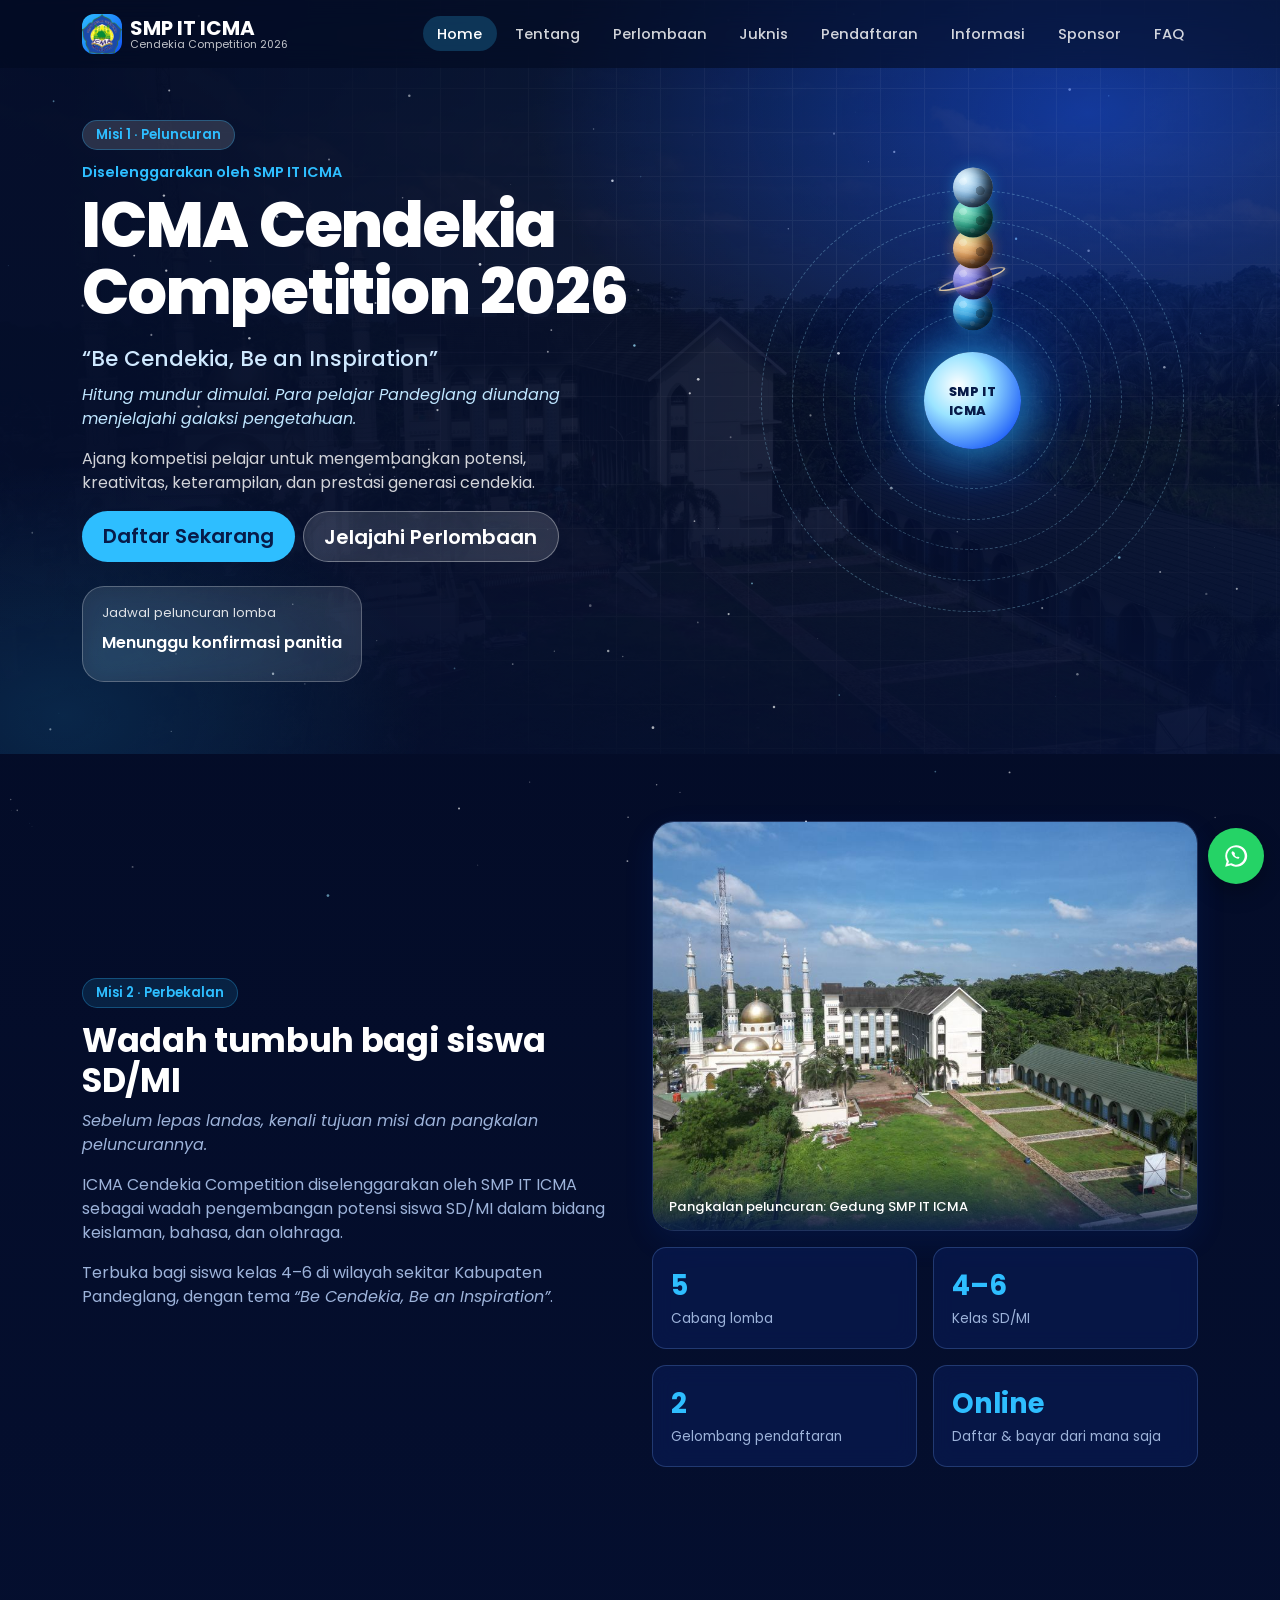
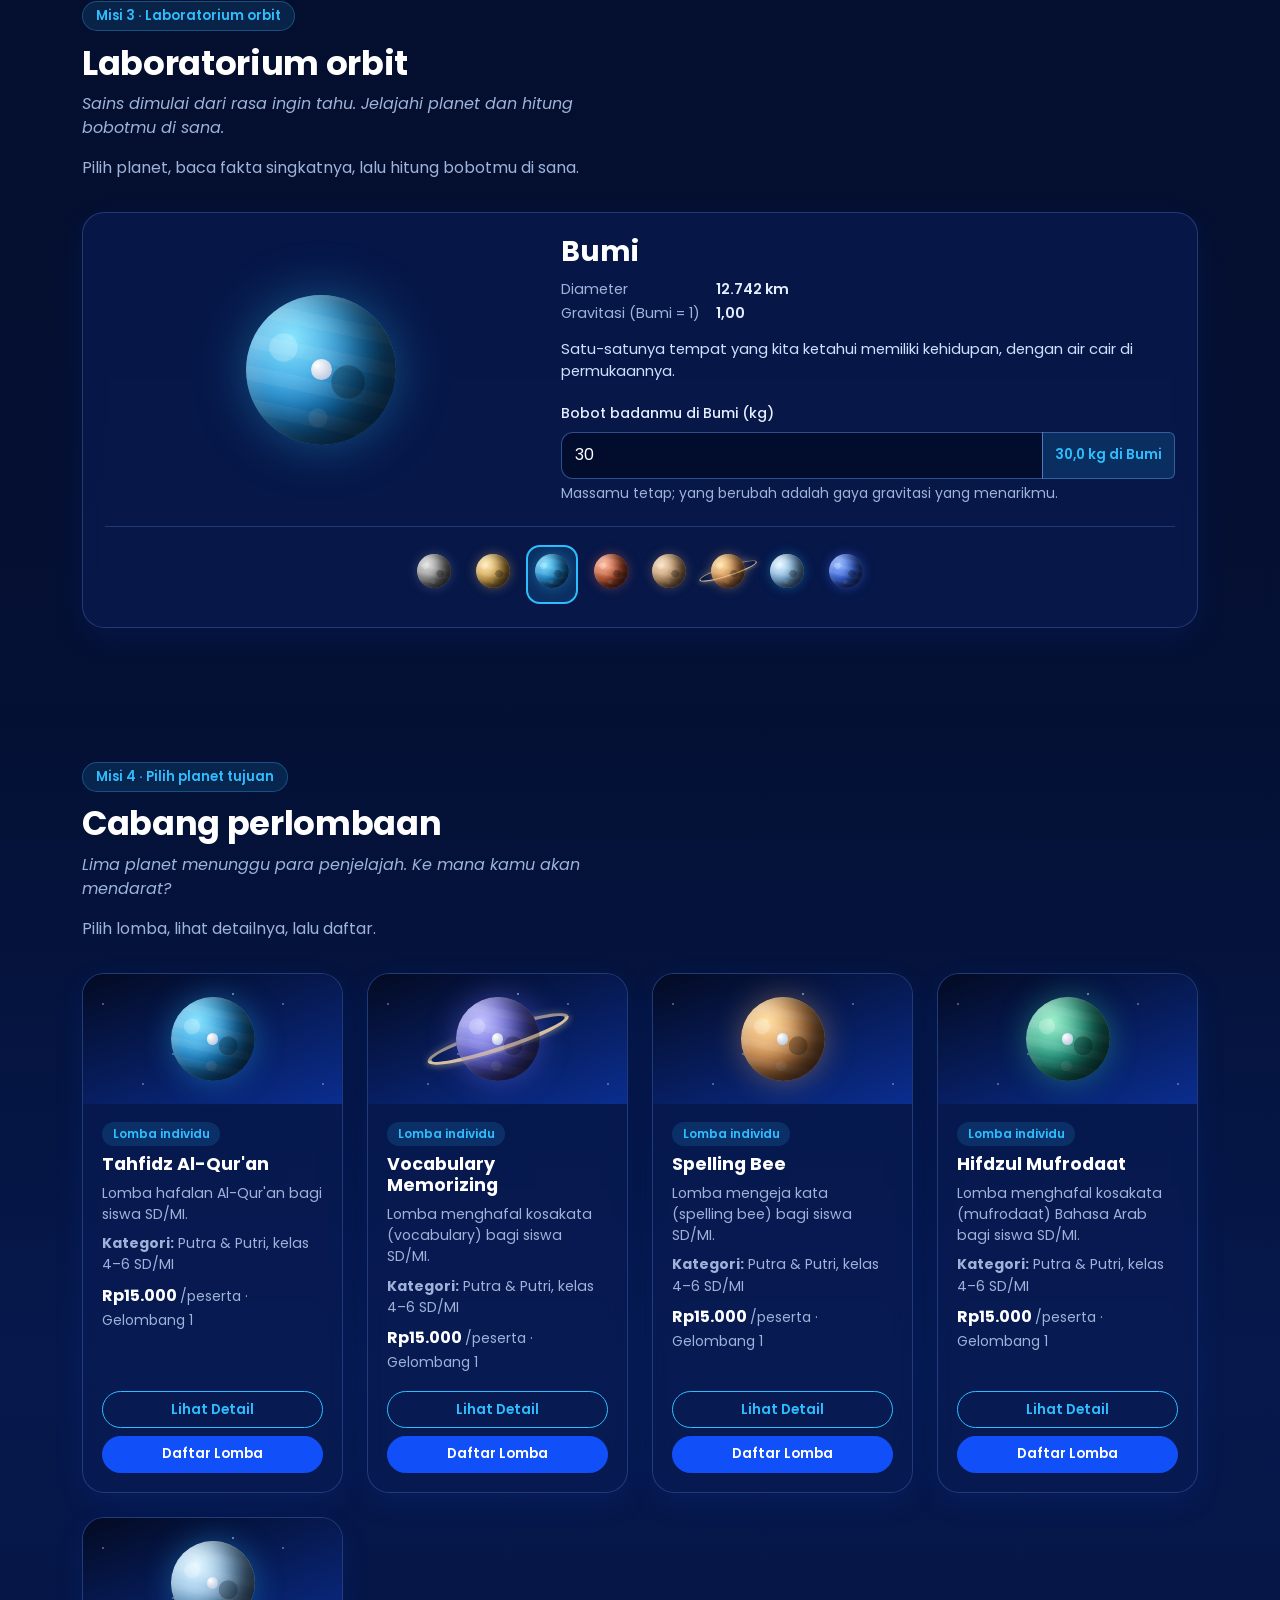
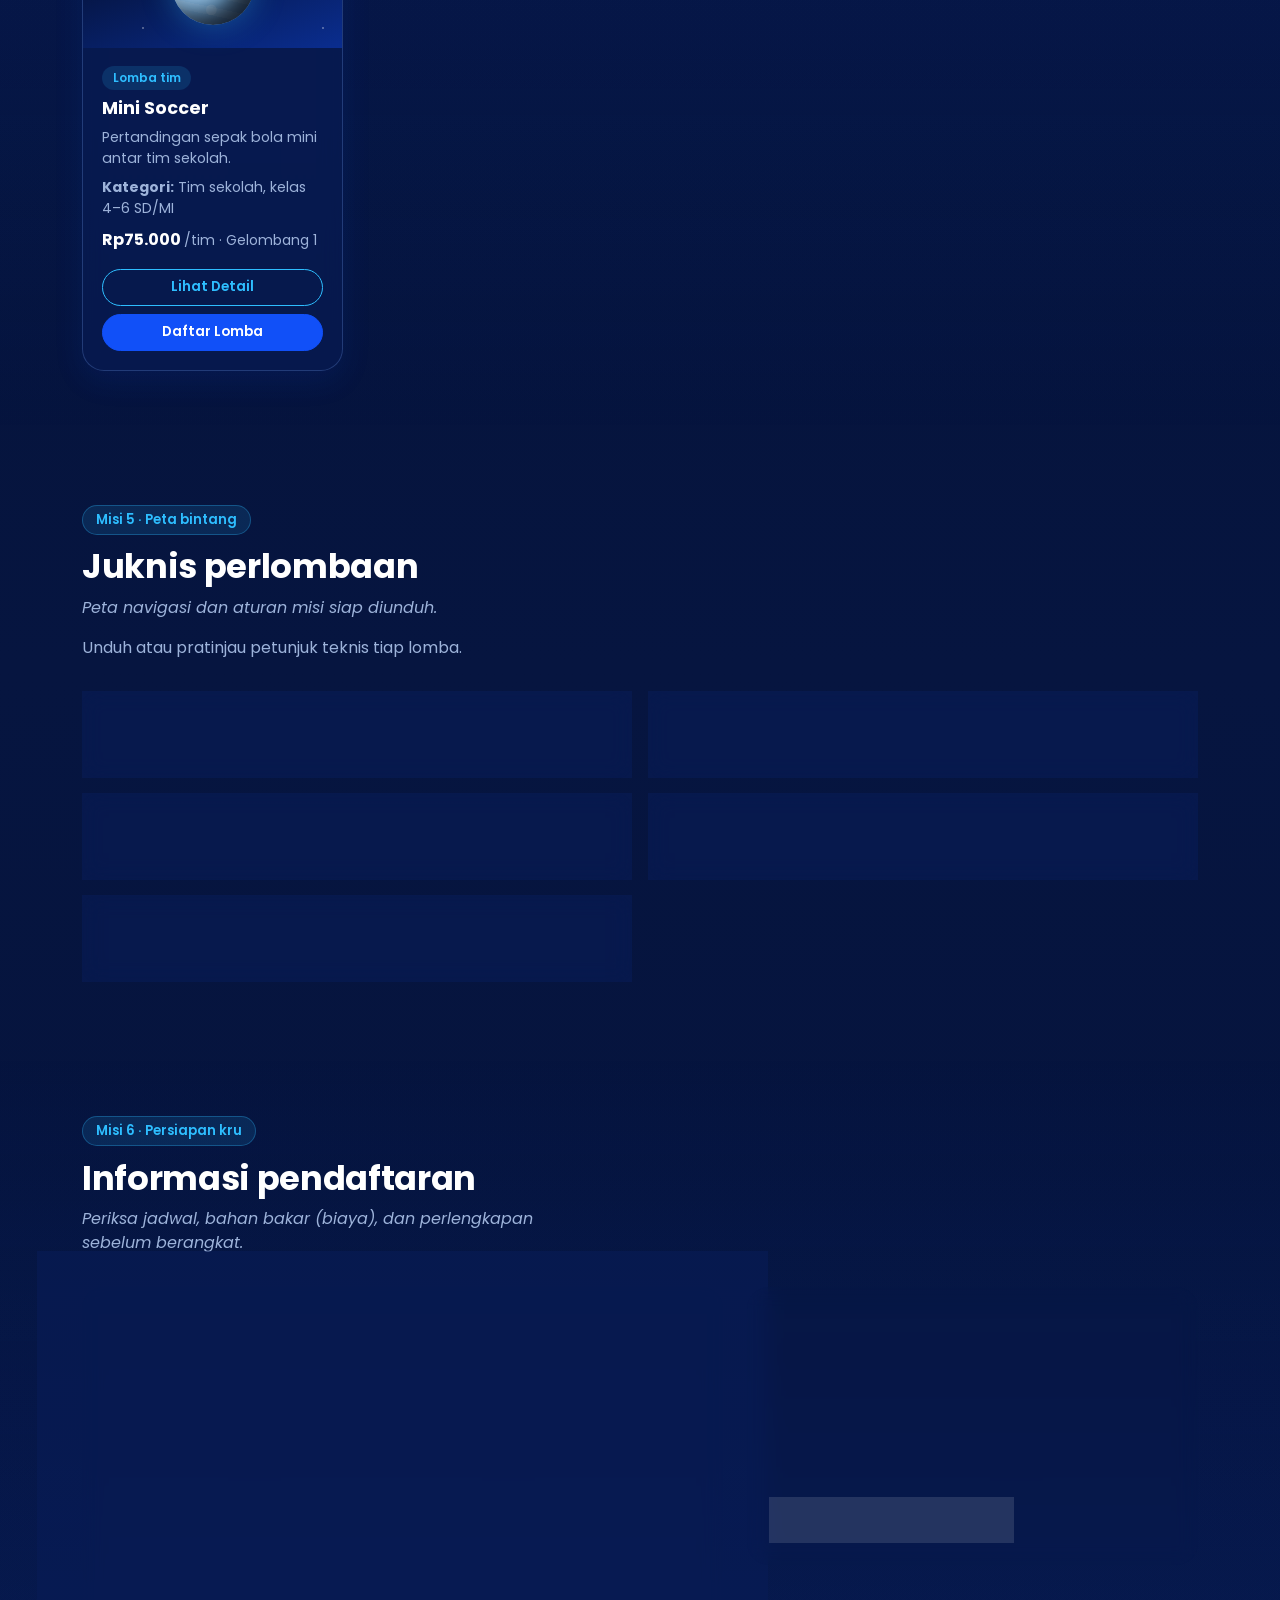
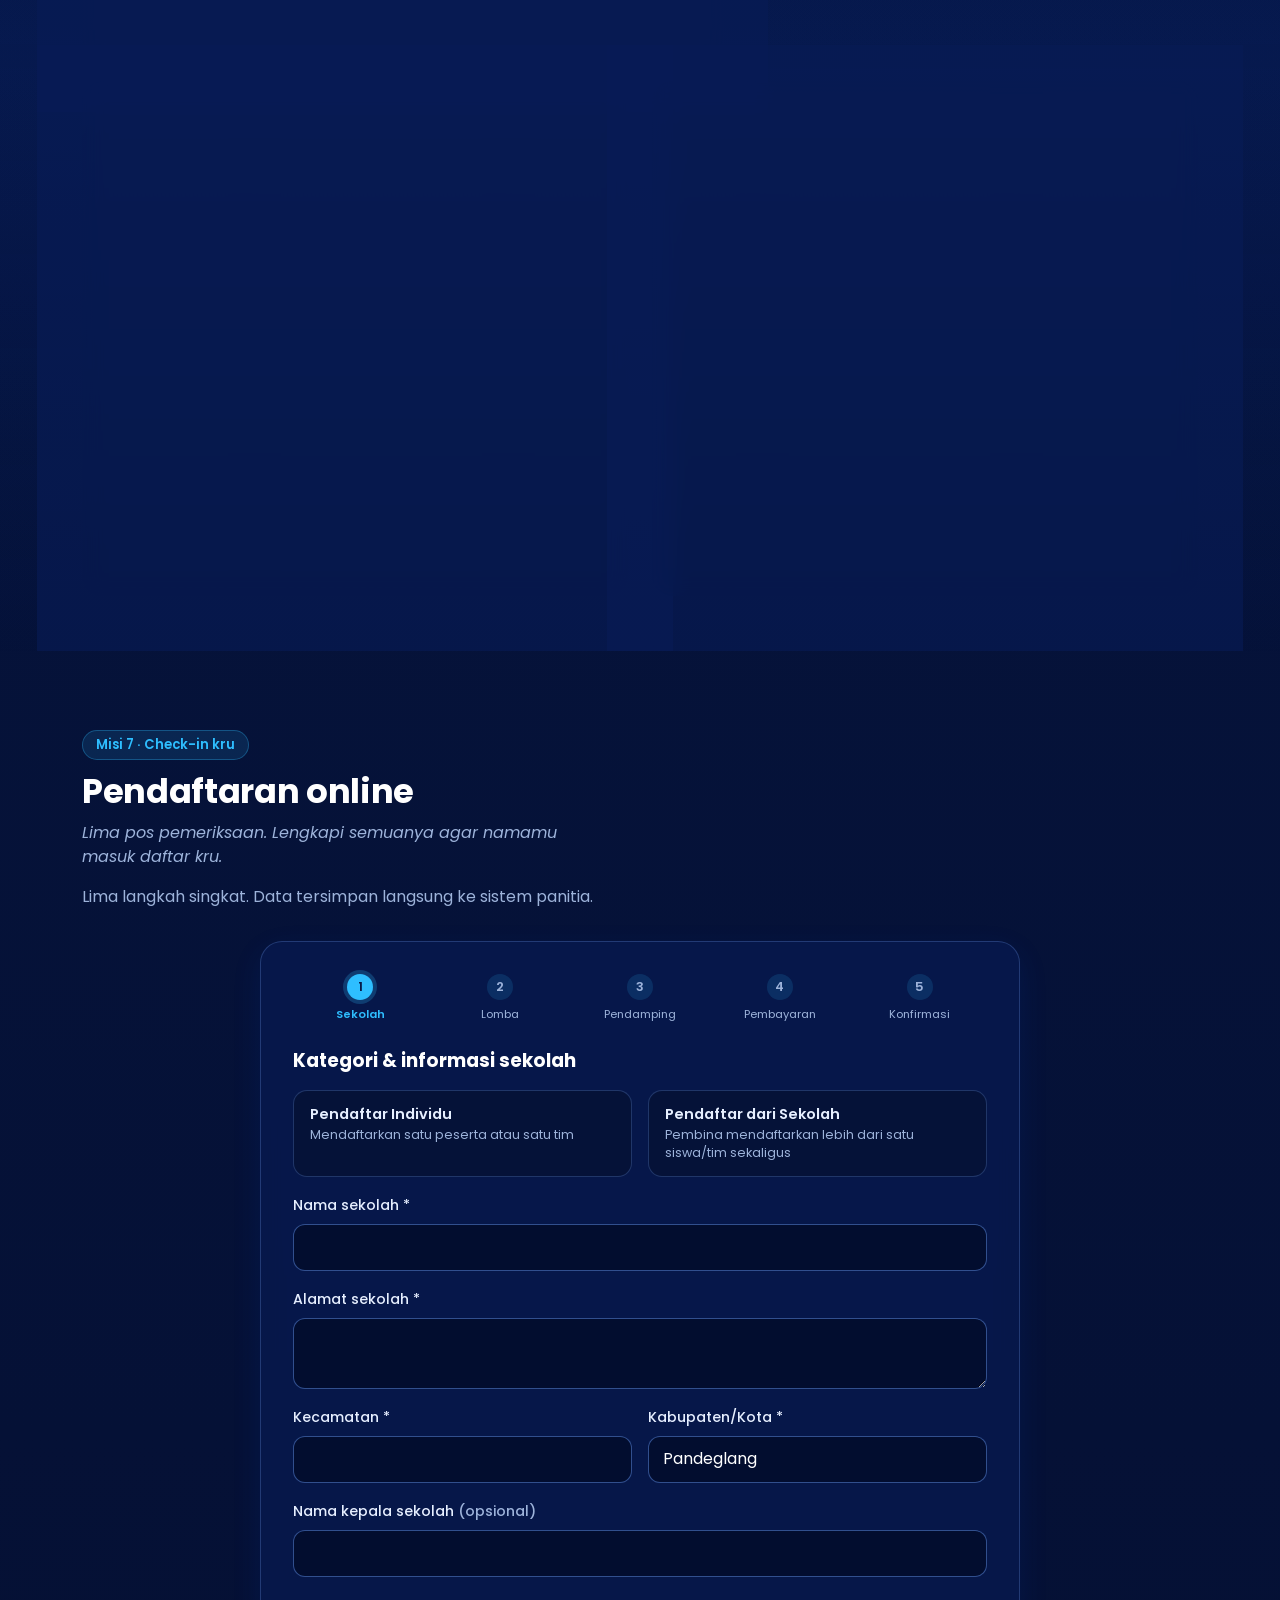
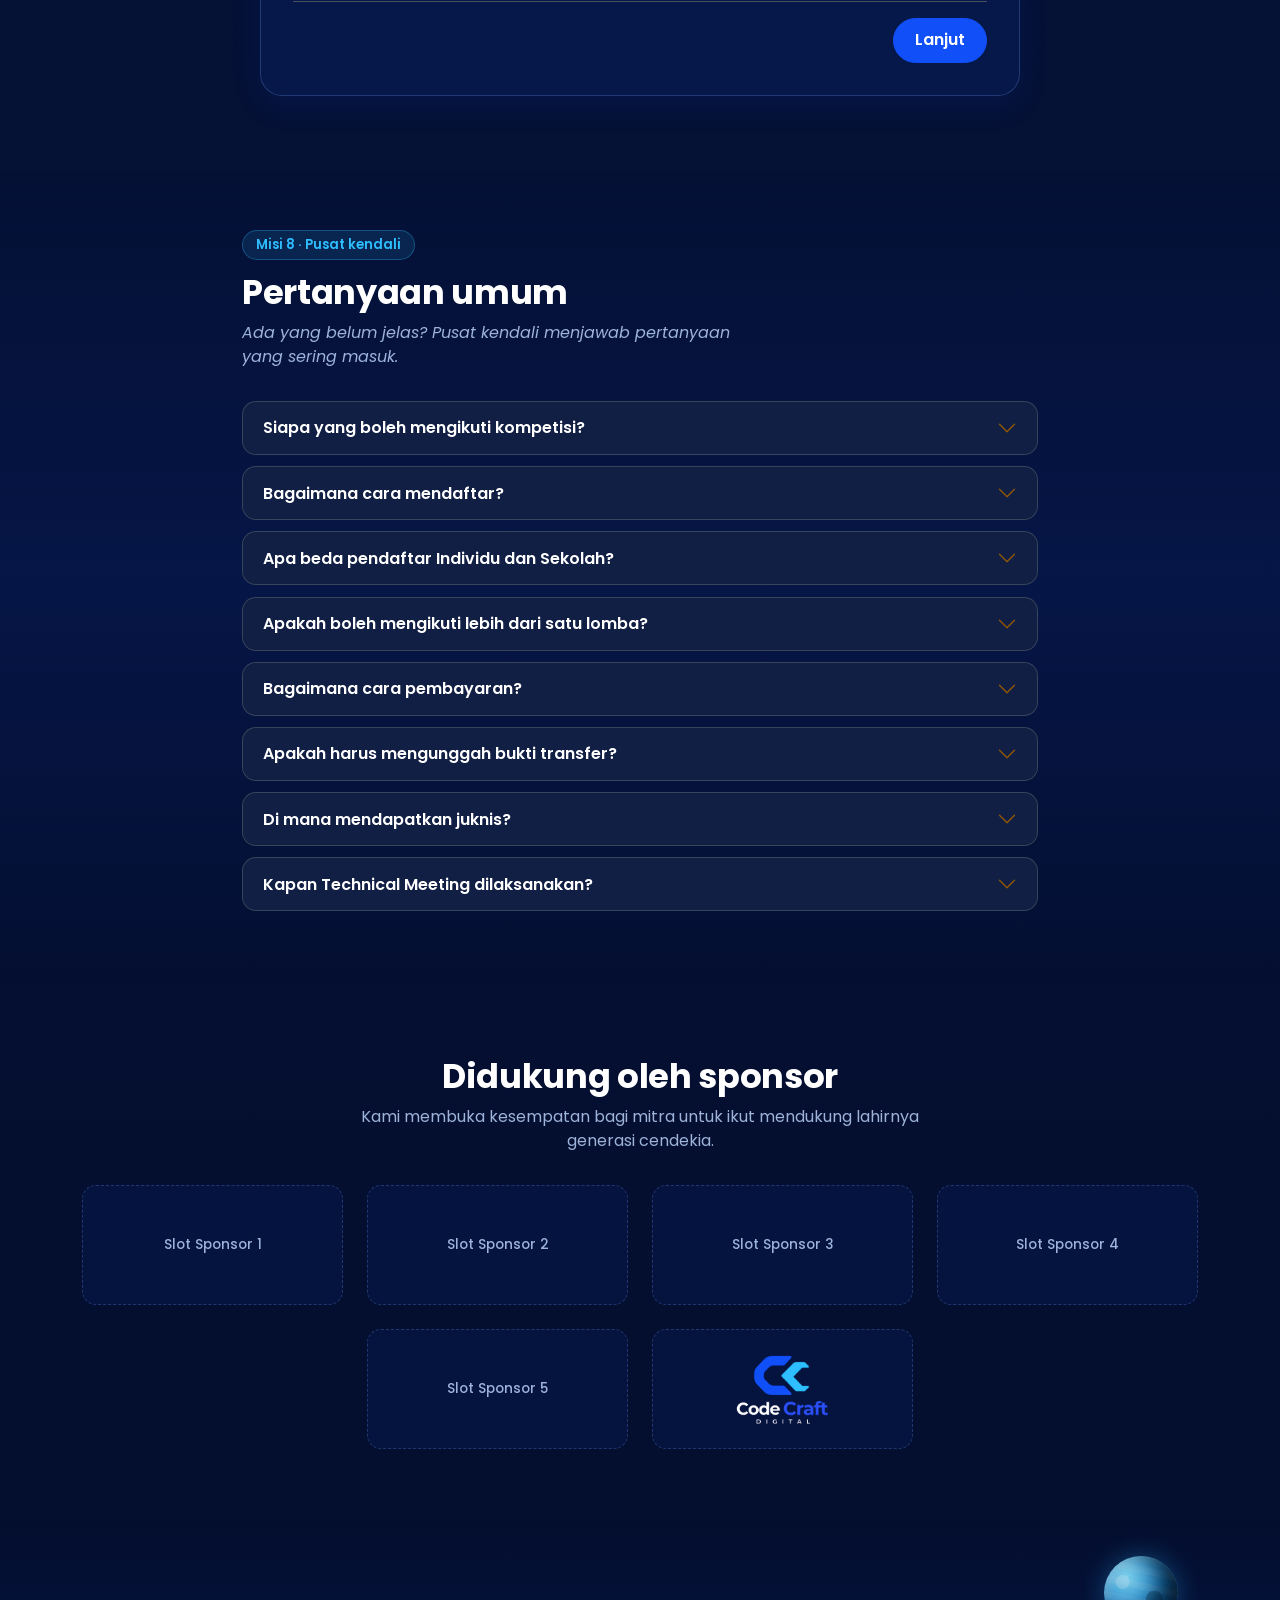
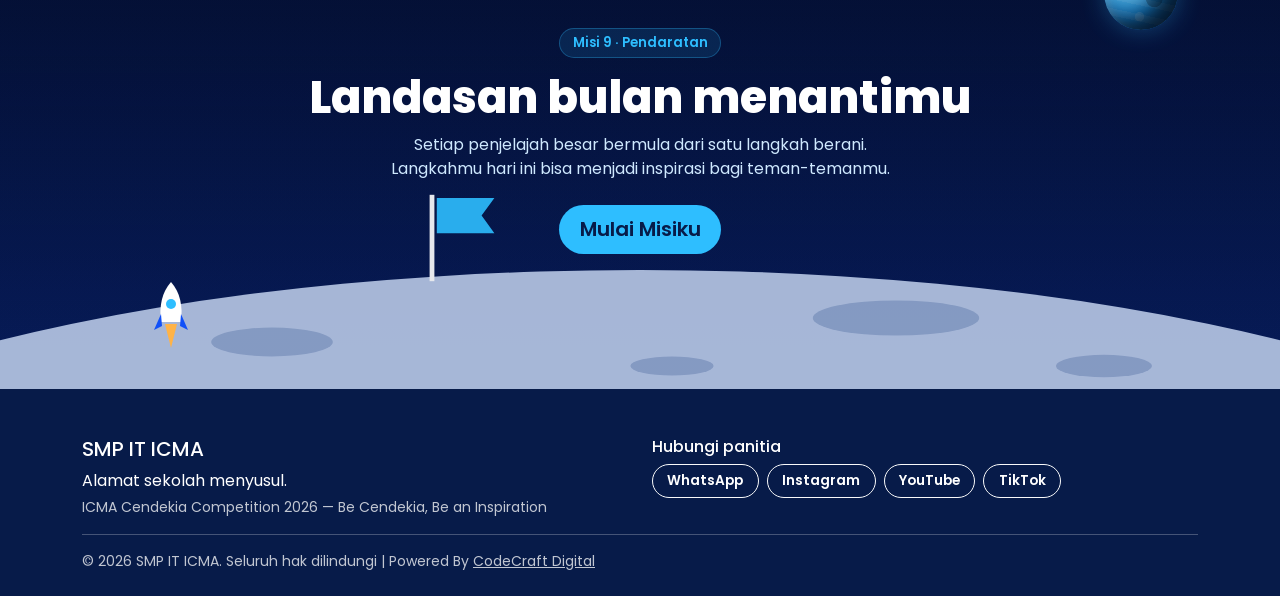
<file: index.html>
<!doctype html>
<html lang="id" data-bs-theme="dark">
  <head>
    <meta charset="utf-8" />
    <meta name="viewport" content="width=device-width, initial-scale=1" />
    <title>ICMA Cendekia Competition 2026 — SMP IT ICMA</title>
    <meta
      name="description"
      content="Kompetisi pelajar SD/MI kelas 4–6 se-sekitar Kabupaten Pandeglang: Tahfidz, English, Bahasa Arab, dan Mini Soccer. Diselenggarakan SMP IT ICMA."
    />
    <meta property="og:image" content="assets/campus-hero.jpg" />
    <meta name="theme-color" content="#030a22" />
    <link rel="icon" href="assets/logo.png" />
    <link rel="preconnect" href="https://fonts.googleapis.com" />
    <link rel="preconnect" href="https://fonts.gstatic.com" crossorigin />
    <link
      href="https://fonts.googleapis.com/css2?family=Poppins:wght@400;500;600;700;800&display=swap"
      rel="stylesheet"
    />
    <link
      href="https://cdn.jsdelivr.net/npm/bootstrap@5.3.3/dist/css/bootstrap.min.css"
      rel="stylesheet"
    />
    <link
      href="https://cdn.jsdelivr.net/npm/aos@2.3.4/dist/aos.css"
      rel="stylesheet"
    />
    <link
      rel="preload"
      as="image"
      href="assets/campus-hero.jpg"
      fetchpriority="high"
    />
    <link href="style.css" rel="stylesheet" />
  </head>
  <body
    data-bs-spy="scroll"
    data-bs-target="#mainNav"
    data-bs-offset="90"
    tabindex="-1"
  >
    <div id="loader" aria-hidden="true">
      <div class="loader-ring"></div>
      <span>ICMA Cendekia</span>
    </div>

    <div id="progress" aria-hidden="true"></div>
    <canvas id="fx" aria-hidden="true"></canvas>
    <canvas id="burst" aria-hidden="true"></canvas>
    <nav id="trail" aria-label="Alur perjalanan"></nav>

    <nav class="navbar navbar-expand-lg fixed-top" id="mainNav">
      <div class="container">
        <a class="navbar-brand d-flex align-items-center gap-2" href="#home">
          <span class="brand-mark" id="brandLogo">I</span>
          <span class="brand-text"
            ><strong>SMP IT ICMA</strong
            ><small>Cendekia Competition 2026</small></span
          >
        </a>
        <button
          class="navbar-toggler"
          type="button"
          data-bs-toggle="collapse"
          data-bs-target="#navMenu"
          aria-controls="navMenu"
          aria-expanded="false"
          aria-label="Buka menu"
        >
          <span class="navbar-toggler-icon"></span>
        </button>
        <div class="collapse navbar-collapse" id="navMenu">
          <ul class="navbar-nav ms-auto align-items-lg-center gap-lg-1">
            <li class="nav-item"><a class="nav-link" href="#home">Home</a></li>
            <li class="nav-item">
              <a class="nav-link" href="#tentang">Tentang</a>
            </li>
            <li class="nav-item">
              <a class="nav-link" href="#perlombaan">Perlombaan</a>
            </li>
            <li class="nav-item">
              <a class="nav-link" href="#juknis">Juknis</a>
            </li>
            <li class="nav-item">
              <a class="nav-link" href="#pendaftaran">Pendaftaran</a>
            </li>
            <li class="nav-item">
              <a class="nav-link" href="#informasi">Informasi</a>
            </li>
            <li class="nav-item">
              <a class="nav-link" href="#sponsor">Sponsor</a>
            </li>
            <li class="nav-item"><a class="nav-link" href="#faq">FAQ</a></li>
          </ul>
        </div>
      </div>
    </nav>

    <main>
      <!-- HERO -->
      <section id="home" class="hero">
        <div class="hero-photo" aria-hidden="true"></div>
        <div class="hero-grid" aria-hidden="true"></div>
        <div class="container position-relative">
          <div class="row align-items-center gy-5">
            <div class="col-lg-7">
              <p class="hero-kicker">Diselenggarakan oleh SMP IT ICMA</p>
              <h1 class="hero-title">ICMA Cendekia<br />Competition 2026</h1>
              <p class="hero-tag">“Be Cendekia, Be an Inspiration”</p>
              <p class="hero-desc">
                Ajang kompetisi pelajar untuk mengembangkan potensi,
                kreativitas, keterampilan, dan prestasi generasi cendekia.
              </p>
              <div class="d-flex flex-wrap gap-2 mb-4">
                <a href="#pendaftaran" class="btn btn-cyan btn-lg"
                  >Daftar Sekarang</a
                >
                <a href="#perlombaan" class="btn btn-glass btn-lg"
                  >Jelajahi Perlombaan</a
                >
              </div>
              <div class="countdown-box" aria-live="off">
                <div class="cd-label" id="cdLabel">
                  Hitung mundur peluncuran
                </div>
                <div class="cd-row" id="cdRow"></div>
                <div class="cd-sub" id="cdSub"></div>
              </div>
            </div>
            <div class="col-lg-5">
              <div class="orbit-wrap">
                <div
                  class="orbit"
                  id="orbit"
                  role="group"
                  aria-label="Orbit lima cabang lomba. Pilih sebuah planet untuk melihat detail lomba"
                ></div>
              </div>
            </div>
          </div>
        </div>
      </section>

      <!-- TENTANG -->
      <section id="tentang" class="section">
        <div class="container">
          <div class="row g-4 align-items-center">
            <div class="col-lg-6" data-aos="fade-up">
              <h2 class="section-title">Wadah tumbuh bagi siswa SD/MI</h2>
              <p class="lead-muted">
                ICMA Cendekia Competition diselenggarakan oleh SMP IT ICMA
                sebagai wadah pengembangan potensi siswa SD/MI dalam bidang
                keislaman, bahasa, dan olahraga.
              </p>
              <p class="lead-muted mb-0">
                Terbuka bagi siswa kelas 4–6 di wilayah sekitar Kabupaten
                Pandeglang, dengan tema
                <em>“Be Cendekia, Be an Inspiration”</em>.
              </p>
            </div>
            <div class="col-lg-6" data-aos="fade-up" data-aos-delay="100">
              <figure class="about-photo">
                <img
                  src="assets/campus.jpg"
                  alt="Foto udara kampus SMP IT ICMA: masjid berkubah emas dan gedung sekolah di tengah hijaunya alam"
                  width="900"
                  height="675"
                  loading="lazy"
                  decoding="async"
                />
                <figcaption>
                  Pangkalan peluncuran: Gedung SMP IT ICMA
                </figcaption>
              </figure>
              <div class="row g-3">
                <div class="col-6">
                  <div class="fact">
                    <strong>5</strong><span>Cabang lomba</span>
                  </div>
                </div>
                <div class="col-6">
                  <div class="fact">
                    <strong>4–6</strong><span>Kelas SD/MI</span>
                  </div>
                </div>
                <div class="col-6">
                  <div class="fact">
                    <strong>2</strong><span>Gelombang pendaftaran</span>
                  </div>
                </div>
                <div class="col-6">
                  <div class="fact">
                    <strong>Online</strong
                    ><span>Daftar &amp; bayar dari mana saja</span>
                  </div>
                </div>
              </div>
            </div>
          </div>
        </div>
      </section>

      <!-- LAB ORBIT -->
      <section id="lab" class="section">
        <div class="container">
          <div class="section-head" data-aos="fade-up">
            <h2 class="section-title">Laboratorium orbit</h2>
            <p class="lead-muted">
              Pilih planet, baca fakta singkatnya, lalu hitung bobotmu di sana.
            </p>
          </div>
          <div class="panel lab" data-aos="fade-up">
            <div class="row g-4 align-items-center">
              <div class="col-md-5 text-center">
                <div class="lab-stage" id="labStage" aria-hidden="true"></div>
              </div>
              <div class="col-md-7" aria-live="polite">
                <h3 class="lab-name" id="labName"></h3>
                <dl class="lab-stats">
                  <dt>Diameter</dt>
                  <dd id="labDia"></dd>
                  <dt>Gravitasi (Bumi = 1)</dt>
                  <dd id="labGrav"></dd>
                </dl>
                <p class="lab-fact" id="labFact"></p>
                <label class="form-label" for="labKg"
                  >Bobot badanmu di Bumi (kg)</label
                >
                <div class="input-group">
                  <input
                    id="labKg"
                    type="number"
                    inputmode="decimal"
                    min="1"
                    max="200"
                    value="30"
                    class="form-control"
                  /><span class="input-group-text" id="labOut"></span>
                </div>
                <div class="small text-muted mt-1">
                  Massamu tetap; yang berubah adalah gaya gravitasi yang
                  menarikmu.
                </div>
              </div>
            </div>
            <div class="lab-picker" id="labPick"></div>
          </div>
        </div>
      </section>

      <!-- PERLOMBAAN -->
      <section id="perlombaan" class="section section-alt">
        <div class="container">
          <div class="section-head" data-aos="fade-up">
            <h2 class="section-title">Cabang perlombaan</h2>
            <p class="lead-muted">Pilih lomba, lihat detailnya, lalu daftar.</p>
          </div>
          <div class="row g-4" id="cardGrid"></div>
        </div>
      </section>

      <!-- JUKNIS -->
      <section id="juknis" class="section">
        <div class="container">
          <div class="section-head" data-aos="fade-up">
            <h2 class="section-title">Juknis perlombaan</h2>
            <p class="lead-muted">
              Unduh atau pratinjau petunjuk teknis tiap lomba.
            </p>
          </div>
          <div class="row g-3" id="juknisList"></div>
        </div>
      </section>

      <!-- INFORMASI -->
      <section id="informasi" class="section section-alt">
        <div class="container">
          <div class="section-head" data-aos="fade-up">
            <h2 class="section-title">Informasi pendaftaran</h2>
          </div>
          <div class="row g-4">
            <div class="col-lg-7" data-aos="fade-up">
              <div class="panel">
                <h3 class="panel-title">Biaya pendaftaran</h3>
                <div class="table-responsive">
                  <table
                    class="table fee-table align-middle mb-0"
                    id="feeTable"
                  ></table>
                </div>
                <p class="small text-muted mt-3 mb-0">
                  Gelombang ditentukan otomatis dari tanggal Anda mendaftar.
                </p>
              </div>
            </div>
            <div class="col-lg-5" data-aos="fade-up" data-aos-delay="100">
              <div class="panel panel-navy">
                <h3 class="panel-title">Informasi pembayaran</h3>
                <dl class="pay-list">
                  <dt>Bank</dt>
                  <dd id="payBank"></dd>
                  <dt>Atas nama</dt>
                  <dd id="payName"></dd>
                  <dt>Nomor rekening</dt>
                  <dd class="acc" id="payNo"></dd>
                </dl>
                <div class="d-flex flex-wrap gap-2">
                  <button type="button" class="btn btn-cyan" id="btnCopyAcc">
                    Salin Nomor Rekening
                  </button>
                  <button
                    type="button"
                    class="btn btn-glass"
                    id="btnConfirmPay"
                  >
                    Konfirmasi Pembayaran
                  </button>
                </div>
              </div>
            </div>
            <div class="col-lg-6" data-aos="fade-up">
              <div class="panel h-100">
                <h3 class="panel-title">Ketentuan umum</h3>
                <ol class="rules">
                  <li>
                    Kegiatan diselenggarakan oleh SMP IT ICMA dalam rangka
                    pengembangan potensi siswa SD di bidang Tahfidz, Bahasa
                    Inggris, Bahasa Arab, dan Olahraga (Mini Soccer).
                  </li>
                  <li>
                    Peserta adalah siswa Sekolah Dasar (SD) atau Madrasah
                    Ibtidaiyah kelas 4–6 di wilayah sekitar Kabupaten
                    Pandeglang.
                  </li>
                  <li>
                    Peserta wajib mendaftar sesuai ketentuan panitia dan
                    membayar biaya pendaftaran.
                  </li>
                  <li>Peserta wajib mengisi formulir pendaftaran.</li>
                  <li>
                    Technical Meeting dilaksanakan pada 04 Desember 2026 di SMP
                    IT ICMA.
                  </li>
                  <li>Peserta wajib hadir 30 menit sebelum lomba dimulai.</li>
                  <li>
                    Peserta wajib menjaga sikap, kebersihan, dan ketertiban
                    selama kegiatan berlangsung.
                  </li>
                  <li>
                    Seluruh keputusan juri bersifat mutlak dan tidak dapat
                    diganggu gugat.
                  </li>
                  <li>
                    Panitia berhak melakukan penyesuaian jadwal apabila
                    diperlukan demi kelancaran kegiatan.
                  </li>
                </ol>
              </div>
            </div>
            <div class="col-lg-6" data-aos="fade-up" data-aos-delay="100">
              <div class="panel h-100">
                <h3 class="panel-title">Timeline</h3>
                <ol class="timeline" id="timeline"></ol>
              </div>
            </div>
          </div>
        </div>
      </section>

      <!-- PENDAFTARAN -->
      <section id="pendaftaran" class="section">
        <div class="container">
          <div class="section-head" data-aos="fade-up">
            <h2 class="section-title">Pendaftaran online</h2>
            <p class="lead-muted">
              Lima langkah singkat. Data tersimpan langsung ke sistem panitia.
            </p>
          </div>
          <div class="form-shell mx-auto" id="regShell">
            <ol class="stepper" id="stepper" aria-label="Langkah pendaftaran">
              <li>Sekolah</li>
              <li>Lomba</li>
              <li>Pendamping</li>
              <li>Pembayaran</li>
              <li>Konfirmasi</li>
            </ol>
            <div id="regAlert" role="alert" class="alert d-none"></div>
            <form id="regForm" novalidate autocomplete="off">
              <!-- STEP 1 -->
              <fieldset class="step" data-step="1">
                <legend>Kategori &amp; informasi sekolah</legend>
                <div
                  class="row g-3 mb-3"
                  role="radiogroup"
                  aria-label="Kategori pendaftar"
                >
                  <div class="col-sm-6">
                    <label class="pick"
                      ><input
                        type="radio"
                        name="kategori"
                        value="Individu"
                      /><span
                        >Pendaftar Individu<small
                          >Mendaftarkan satu peserta atau satu tim</small
                        ></span
                      ></label
                    >
                  </div>
                  <div class="col-sm-6">
                    <label class="pick"
                      ><input
                        type="radio"
                        name="kategori"
                        value="Sekolah"
                      /><span
                        >Pendaftar dari Sekolah<small
                          >Pembina mendaftarkan lebih dari satu siswa/tim
                          sekaligus</small
                        ></span
                      ></label
                    >
                  </div>
                </div>
                <div class="row g-3">
                  <div class="col-12">
                    <label class="form-label" for="f_sekolah"
                      >Nama sekolah *</label
                    ><input
                      class="form-control"
                      id="f_sekolah"
                      required
                      maxlength="120"
                    />
                  </div>
                  <div class="col-12">
                    <label class="form-label" for="f_alamat"
                      >Alamat sekolah *</label
                    ><textarea
                      class="form-control"
                      id="f_alamat"
                      rows="2"
                      required
                      maxlength="300"
                    ></textarea>
                  </div>
                  <div class="col-md-6">
                    <label class="form-label" for="f_kec">Kecamatan *</label
                    ><input
                      class="form-control"
                      id="f_kec"
                      required
                      maxlength="80"
                    />
                  </div>
                  <div class="col-md-6">
                    <label class="form-label" for="f_kab"
                      >Kabupaten/Kota *</label
                    ><input
                      class="form-control"
                      id="f_kab"
                      required
                      maxlength="80"
                    />
                  </div>
                  <div class="col-12">
                    <label class="form-label" for="f_kepsek"
                      >Nama kepala sekolah
                      <span class="text-muted">(opsional)</span></label
                    ><input
                      class="form-control"
                      id="f_kepsek"
                      maxlength="100"
                    />
                  </div>
                </div>
              </fieldset>
              <!-- STEP 2 -->
              <fieldset class="step" data-step="2" hidden>
                <legend id="step2Legend">Pilih cabang lomba</legend>
                <div id="entryBox" hidden class="mb-3">
                  <div class="sum-title mt-0">
                    Daftar peserta/tim yang sudah ditambahkan
                  </div>
                  <div id="entryList" class="vstack gap-2"></div>
                </div>
                <div class="row g-3 mb-3" id="cabangPick"></div>
                <div id="blockIndividual" hidden>
                  <div class="row g-3">
                    <div class="col-12">
                      <label class="form-label" for="f_pnama"
                        >Nama lengkap peserta *</label
                      ><input
                        class="form-control"
                        id="f_pnama"
                        maxlength="100"
                      />
                    </div>
                    <div class="col-md-6">
                      <label class="form-label" for="f_pjk"
                        >Jenis kelamin *</label
                      ><select class="form-select" id="f_pjk">
                        <option value="">Pilih…</option>
                        <option>Laki-laki</option>
                        <option>Perempuan</option>
                      </select>
                    </div>
                    <div class="col-md-6">
                      <label class="form-label" for="f_pkelas">Kelas *</label
                      ><select class="form-select" id="f_pkelas">
                        <option value="">Pilih…</option>
                        <option>Kelas 4</option>
                        <option>Kelas 5</option>
                        <option>Kelas 6</option>
                      </select>
                    </div>
                    <div class="col-12">
                      <label class="form-label" for="f_pttl"
                        >Tempat dan tanggal lahir
                        <span class="text-muted">(opsional)</span></label
                      ><input
                        class="form-control"
                        id="f_pttl"
                        maxlength="100"
                        placeholder="Contoh: Pandeglang, 12 Mei 2016"
                      />
                    </div>
                  </div>
                </div>
                <div id="blockTeam" hidden>
                  <div class="row g-3">
                    <div class="col-md-6">
                      <label class="form-label" for="f_tnama">Nama tim *</label
                      ><input
                        class="form-control"
                        id="f_tnama"
                        maxlength="80"
                      />
                    </div>
                    <div class="col-md-6">
                      <label class="form-label" for="f_tsekolah"
                        >Nama sekolah *</label
                      ><input
                        class="form-control"
                        id="f_tsekolah"
                        maxlength="120"
                      />
                    </div>
                    <div class="col-md-6">
                      <label class="form-label" for="f_tpelatih"
                        >Nama pelatih/pendamping *</label
                      ><input
                        class="form-control"
                        id="f_tpelatih"
                        maxlength="100"
                      />
                    </div>
                    <div class="col-md-6">
                      <label class="form-label" for="f_twa"
                        >Nomor WhatsApp *</label
                      ><input
                        class="form-control"
                        id="f_twa"
                        inputmode="tel"
                        placeholder="08xxxxxxxxxx"
                      />
                    </div>
                  </div>
                  <div
                    class="d-flex justify-content-between align-items-center mt-4 mb-2"
                  >
                    <h3 class="h6 mb-0">Daftar pemain</h3>
                    <span class="badge badge-soft" id="playerCount"></span>
                  </div>
                  <div id="playerRows" class="vstack gap-2"></div>
                  <button
                    type="button"
                    class="btn btn-outline-primary btn-sm mt-3"
                    id="addPlayer"
                  >
                    Tambah pemain
                  </button>
                  <div class="mt-4">
                    <label class="form-label" for="f_ska"
                      >Surat keterangan aktif peserta didik/siswa *
                      <span class="text-muted"
                        >(JPG, JPEG, PNG, atau PDF, maks.
                        <span class="maxmb">2</span> MB)</span
                      ></label
                    >
                    <input
                      class="form-control"
                      type="file"
                      id="f_ska"
                      accept=".jpg,.jpeg,.png,.pdf,image/jpeg,image/png,application/pdf"
                    />
                    <div class="small mt-1" id="skaInfo"></div>
                  </div>
                </div>
                <button
                  type="button"
                  class="btn btn-outline-primary mt-3"
                  id="btnAddEntry"
                  hidden
                >
                  Tambahkan ke daftar
                </button>
              </fieldset>
              <!-- STEP 3 -->
              <fieldset class="step" data-step="3" hidden>
                <legend>Data pendamping</legend>
                <div class="row g-3">
                  <div class="col-12">
                    <label class="form-label" for="f_gnama"
                      >Nama pendamping *</label
                    ><input class="form-control" id="f_gnama" maxlength="100" />
                  </div>
                  <div class="col-md-6">
                    <label class="form-label" for="f_gwa"
                      >Nomor WhatsApp aktif *</label
                    ><input
                      class="form-control"
                      id="f_gwa"
                      inputmode="tel"
                      placeholder="08xxxxxxxxxx"
                    />
                  </div>
                  <div class="col-md-6">
                    <label class="form-label" for="f_gemail"
                      >Email <span class="text-muted">(opsional)</span></label
                    ><input
                      class="form-control"
                      id="f_gemail"
                      type="email"
                      maxlength="120"
                    />
                  </div>
                </div>
              </fieldset>
              <!-- STEP 4 -->
              <fieldset class="step" data-step="4" hidden>
                <legend>Pembayaran</legend>
                <div class="pay-summary mb-3">
                  <div>
                    <span>Gelombang</span><strong id="payWave">–</strong>
                  </div>
                  <div>
                    <span>Nominal</span><strong id="payAmount">–</strong>
                  </div>
                </div>
                <div id="payBreak" class="small mb-3"></div>
                <div class="panel panel-soft mb-3">
                  <div class="small">
                    Transfer ke <strong id="payBank2"></strong> a.n.
                    <strong id="payName2"></strong>
                  </div>
                  <div class="acc fs-5" id="payNo2"></div>
                </div>
                <div class="mb-3">
                  <label class="form-label" for="f_bukti"
                    >Unggah bukti transfer *
                    <span class="text-muted"
                      >(JPG, JPEG, PNG, atau PDF, maks.
                      <span class="maxmb">2</span> MB)</span
                    ></label
                  >
                  <input
                    class="form-control"
                    type="file"
                    id="f_bukti"
                    accept=".jpg,.jpeg,.png,.pdf,image/jpeg,image/png,application/pdf"
                  />
                  <div class="small mt-1" id="fileInfo"></div>
                </div>
                <div class="form-check">
                  <input
                    class="form-check-input"
                    type="checkbox"
                    id="f_setuju"
                  /><label class="form-check-label" for="f_setuju"
                    >Saya menyatakan data yang diisi benar dan menyetujui data
                    digunakan panitia untuk keperluan kompetisi ini. *</label
                  >
                </div>
              </fieldset>
              <!-- STEP 5 -->
              <fieldset class="step" data-step="5" hidden>
                <legend>Periksa &amp; kirim</legend>
                <div id="summary"></div>
              </fieldset>
              <div class="d-flex justify-content-between mt-4 pt-3 border-top">
                <button
                  type="button"
                  class="btn btn-outline-secondary"
                  id="btnPrev"
                >
                  Kembali
                </button>
                <button type="button" class="btn btn-primary" id="btnNext">
                  Lanjut
                </button>
                <button
                  type="submit"
                  class="btn btn-primary"
                  id="btnSubmit"
                  hidden
                >
                  Kirim Pendaftaran
                </button>
              </div>
            </form>
            <div id="regDone" hidden class="text-center py-4">
              <div class="done-check" aria-hidden="true">✓</div>
              <h3 class="h4">Pendaftaran berhasil dikirim</h3>
              <p class="mb-1">Nomor registrasi Anda</p>
              <div class="reg-id" id="regId"></div>
              <p class="text-muted small mt-3 mb-3">
                Simpan nomor ini. Panitia akan memverifikasi pembayaran Anda.
              </p>
              <div class="card-notice mx-auto" role="note">
                <strong>Penting:</strong> kartu peserta
                <strong>wajib dibawa saat pelaksanaan perlombaan</strong>. Unduh
                atau cetak kartu (ukuran 9 × 11 cm) di bawah ini.
              </div>
              <div
                id="cardList"
                class="vstack gap-2 text-start my-3 mx-auto"
              ></div>
              <div class="d-flex flex-wrap gap-2 justify-content-center mb-4">
                <button class="btn btn-cyan" id="dlCards" type="button">
                  Download PDF Kartu
                </button>
                <button class="btn btn-glass" id="prCards" type="button">
                  Cetak Kartu
                </button>
              </div>
              <div id="waGroups" class="mb-4"></div>
              <div class="d-flex flex-wrap gap-2 justify-content-center">
                <button
                  class="btn btn-outline-primary"
                  id="copyRegId"
                  type="button"
                >
                  Salin nomor
                </button>
                <button class="btn btn-primary" id="waConfirm" type="button">
                  Kabari panitia via WhatsApp
                </button>
                <button
                  class="btn btn-outline-secondary"
                  id="newReg"
                  type="button"
                >
                  Daftar lagi
                </button>
              </div>
            </div>
          </div>
        </div>
      </section>

      <!-- FAQ -->
      <section id="faq" class="section section-alt">
        <div class="container" style="max-width: 820px">
          <div class="section-head" data-aos="fade-up">
            <h2 class="section-title">Pertanyaan umum</h2>
          </div>
          <div class="accordion" id="faqAcc"></div>
        </div>
      </section>

      <!-- SPONSOR -->
      <section id="sponsor" class="section">
        <div class="container">
          <div class="section-head text-center mx-auto" data-aos="fade-up">
            <h2 class="section-title">Didukung oleh sponsor</h2>
            <p class="lead-muted mb-0">
              Kami membuka kesempatan bagi mitra untuk ikut mendukung
              lahirnya generasi cendekia.
            </p>
          </div>
          <div class="row g-3 g-md-4 justify-content-center">
            <div class="col-6 col-md-4 col-lg-3" data-aos="fade-up">
              <div class="sponsor-slot"><span>Slot Sponsor 1</span></div>
            </div>
            <div class="col-6 col-md-4 col-lg-3" data-aos="fade-up" data-aos-delay="50">
              <div class="sponsor-slot"><span>Slot Sponsor 2</span></div>
            </div>
            <div class="col-6 col-md-4 col-lg-3" data-aos="fade-up" data-aos-delay="100">
              <div class="sponsor-slot"><span>Slot Sponsor 3</span></div>
            </div>
            <div class="col-6 col-md-4 col-lg-3" data-aos="fade-up" data-aos-delay="150">
              <div class="sponsor-slot"><span>Slot Sponsor 4</span></div>
            </div>
            <div class="col-6 col-md-4 col-lg-3" data-aos="fade-up" data-aos-delay="200">
              <div class="sponsor-slot"><span>Slot Sponsor 5</span></div>
            </div>
            <div class="col-6 col-md-4 col-lg-3" data-aos="fade-up" data-aos-delay="250">
              <div class="sponsor-slot"><span><a href="https://codecraftdigital.id"><img src="assets/sponsor-6.png" alt=""></a></span></div>
            </div>
          </div>
        </div>
      </section>

      <!-- PENDARATAN: penutup cerita -->
      <section id="puncak" class="summit">
        <span class="pw earth" style="--s: 74px" aria-hidden="true"
          ><span class="pl k-ocean"></span
        ></span>
        <svg
          class="summit-art"
          viewBox="0 0 800 220"
          preserveAspectRatio="xMidYMax slice"
          aria-hidden="true"
        >
          <ellipse cx="400" cy="345" rx="640" ry="200" fill="#b8c8e6" />
          <ellipse cx="170" cy="190" rx="38" ry="9" fill="#93a8cf" />
          <ellipse cx="560" cy="175" rx="52" ry="11" fill="#93a8cf" />
          <ellipse cx="420" cy="205" rx="26" ry="6" fill="#93a8cf" />
          <ellipse cx="690" cy="205" rx="30" ry="7" fill="#93a8cf" />
          <g class="flag">
            <path d="M270 98V152" stroke="#fff" stroke-width="3" />
            <path
              class="cloth"
              d="M273 100h36l-8 11 8 11h-36z"
              fill="#2EBEFF"
            />
          </g>
        </svg>
        <svg
          class="rocket"
          width="34"
          height="68"
          viewBox="0 0 34 68"
          aria-hidden="true"
        >
          <path d="M17 0c9 10 12 24 10 40H7C5 24 8 10 17 0z" fill="#fff" />
          <circle cx="17" cy="22" r="5" fill="#2EBEFF" />
          <path d="M7 32L0 48l8-4zM27 32l7 16-8-4z" fill="#1150F8" />
          <path class="flame" d="M11 42h12l-6 24z" fill="#ffb347" />
        </svg>
        <div class="container position-relative text-center">
          <h2 class="summit-title">Landasan bulan menantimu</h2>
          <p class="summit-text">
            Setiap penjelajah besar bermula dari satu langkah berani. Langkahmu
            hari ini bisa menjadi inspirasi bagi teman-temanmu.
          </p>
          <a href="#pendaftaran" class="btn btn-cyan btn-lg">Mulai Misiku</a>
        </div>
      </section>
    </main>

    <footer class="footer">
      <div class="container">
        <div class="row g-4">
          <div class="col-md-6">
            <h3 class="h5">SMP IT ICMA</h3>
            <p class="mb-1" id="ftAddress"></p>
            <p class="small opacity-75 mb-0">
              ICMA Cendekia Competition 2026 — Be Cendekia, Be an Inspiration
            </p>
          </div>
          <div class="col-md-6">
            <h3 class="h6">Hubungi panitia</h3>
            <div id="ftContact" class="d-flex flex-wrap gap-2"></div>
          </div>
        </div>
        <hr class="opacity-25" />
        <div class="small opacity-75">
          © 2026 SMP IT ICMA. Seluruh hak dilindungi | Powered By
          <a href="https://codecraftdigital.id">CodeCraft Digital</a>
        </div>
      </div>
    </footer>

    <a
      id="waFloat"
      class="wa-float"
      href="#"
      target="_blank"
      rel="noopener"
      aria-label="Chat WhatsApp panitia"
    >
      <svg
        width="26"
        height="26"
        viewBox="0 0 24 24"
        fill="#fff"
        aria-hidden="true"
      >
        <path
          d="M12 2a10 10 0 0 0-8.6 15L2 22l5.2-1.4A10 10 0 1 0 12 2zm0 2a8 8 0 1 1-4.2 14.8l-.4-.2-2.600.7.7-2.500-.3-.4A8 8 0 0 1 12 4zm-3 3.500c-.3 0-.6.300-.8.600-.4.600-.4 1.300.1 2.200.8 1.600 2.200 3 3.900 3.800 1 .5 1.800.6 2.400.2.4-.3.600-.8.500-1.100l-1.500-.8-.6.700c-1-.3-2-1.300-2.400-2.300l.6-.7-.8-1.600z"
        />
      </svg>
    </a>

    <!-- MODAL DETAIL -->
    <div
      class="modal fade"
      id="detailModal"
      tabindex="-1"
      aria-labelledby="dmTitle"
      aria-hidden="true"
    >
      <div
        class="modal-dialog modal-lg modal-dialog-scrollable modal-fullscreen-sm-down"
      >
        <div class="modal-content">
          <div class="modal-header">
            <div>
              <h2 class="modal-title h4" id="dmTitle"></h2>
              <div class="small text-muted" id="dmCat"></div>
            </div>
            <button
              type="button"
              class="btn-close"
              data-bs-dismiss="modal"
              aria-label="Tutup"
            ></button>
          </div>
          <div class="modal-body" id="dmBody"></div>
          <div class="modal-footer">
            <a
              class="btn btn-outline-primary"
              id="dmJuknis"
              target="_blank"
              rel="noopener"
              >Download Juknis PDF</a
            ><button class="btn btn-primary" id="dmDaftar" type="button">
              Daftar Lomba
            </button>
          </div>
        </div>
      </div>
    </div>

    <div
      id="toastBox"
      class="toast-container position-fixed bottom-0 start-50 translate-middle-x p-3"
      style="z-index: 2000"
    ></div>
    <div id="busy" hidden>
      <div class="loader-ring"></div>
      <span>Mengirim data…</span>
    </div>

    <script src="https://cdn.jsdelivr.net/npm/bootstrap@5.3.3/dist/js/bootstrap.bundle.min.js"></script>
    <script src="https://cdn.jsdelivr.net/npm/aos@2.3.4/dist/aos.js"></script>
    <script src="config.js"></script>
    <script src="script.js"></script>
    <script src="card.js"></script>
    <script src="story.js"></script>
    <script src="lab.js"></script>
  </body>
</html>
</file>
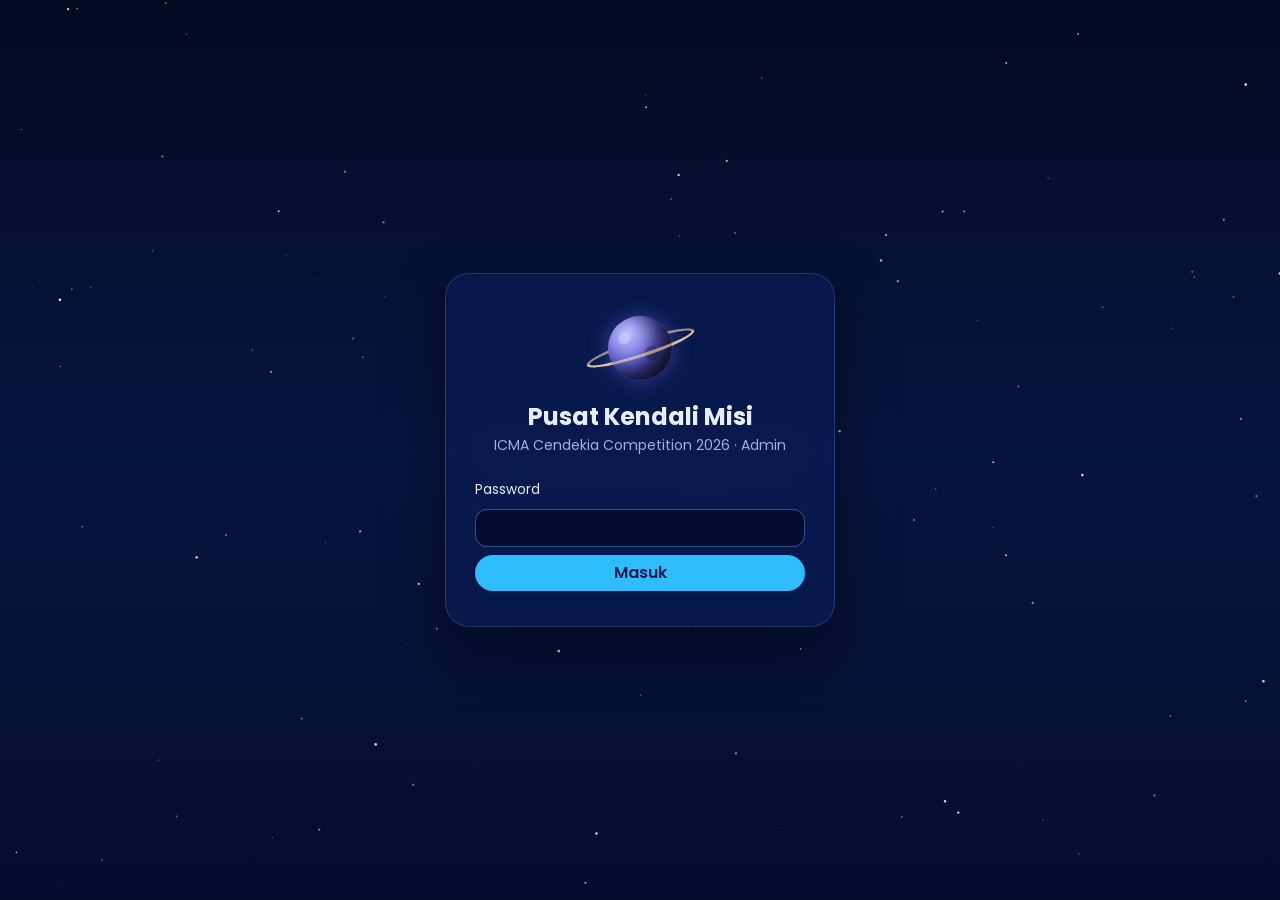
<file: admin.html>
<!DOCTYPE html>
<html lang="id" data-bs-theme="dark">
<head>
<meta charset="utf-8">
<meta name="viewport" content="width=device-width, initial-scale=1">
<meta name="robots" content="noindex,nofollow">
<meta name="theme-color" content="#030a22">
<title>Pusat Kendali — ICMA Cendekia Competition 2026</title>
<link href="https://fonts.googleapis.com/css2?family=Poppins:wght@400;500;600;700;800&display=swap" rel="stylesheet">
<link href="https://cdn.jsdelivr.net/npm/bootstrap@5.3.3/dist/css/bootstrap.min.css" rel="stylesheet">
<link rel="icon" href="assets/logo.png">
<link href="admin.css" rel="stylesheet">
</head>
<body>
<canvas id="stars" aria-hidden="true"></canvas>

<!-- LOGIN -->
<main id="loginView" class="login-wrap">
  <form id="loginForm" class="login-card" autocomplete="off">
    <span class="pw mb-3" style="--s:64px" aria-hidden="true"><i class="pl-ring back"></i><span class="pl k-gas"></span><i class="pl-ring front"></i></span>
    <h1 class="h4 fw-bold mb-1">Pusat Kendali Misi</h1>
    <p class="text-muted small mb-4">ICMA Cendekia Competition 2026 · Admin</p>
    <label class="form-label" for="pw">Password</label>
    <input class="form-control mb-2" type="password" id="pw" required autocomplete="current-password">
    <div id="loginErr" class="text-danger small mb-2" role="alert"></div>
    <button class="btn btn-cyan w-100" id="loginBtn" type="submit">Masuk</button>
  </form>
</main>

<!-- APP -->
<div id="appView" class="shell" hidden>
  <aside class="side">
    <div class="side-brand"><span class="pw" style="--s:34px" aria-hidden="true"><i class="pl-ring back"></i><span class="pl k-gas"></span><i class="pl-ring front"></i></span><div><strong>ICMA Cendekia</strong><small>Pusat Kendali 2026</small></div></div>
    <nav id="tabs" aria-label="Menu admin"><button class="nav-item active" data-tab="dash" type="button"><svg viewBox="0 0 24 24" width="20" height="20" fill="none" stroke="currentColor" stroke-width="1.8" stroke-linecap="round" stroke-linejoin="round" aria-hidden="true"><path d="M3 3h8v8H3zM13 3h8v5h-8zM13 10h8v11h-8zM3 13h8v8H3z"/></svg><span>Dasbor</span></button><button class="nav-item" data-tab="reg" type="button"><svg viewBox="0 0 24 24" width="20" height="20" fill="none" stroke="currentColor" stroke-width="1.8" stroke-linecap="round" stroke-linejoin="round" aria-hidden="true"><path d="M4 6h16M4 12h16M4 18h10"/></svg><span>Pendaftar</span></button><button class="nav-item" data-tab="peserta" type="button"><svg viewBox="0 0 24 24" width="20" height="20" fill="none" stroke="currentColor" stroke-width="1.8" stroke-linecap="round" stroke-linejoin="round" aria-hidden="true"><circle cx="12" cy="8" r="4"/><path d="M4 21a8 8 0 0116 0"/></svg><span>Peserta</span></button><button class="nav-item" data-tab="tim" type="button"><svg viewBox="0 0 24 24" width="20" height="20" fill="none" stroke="currentColor" stroke-width="1.8" stroke-linecap="round" stroke-linejoin="round" aria-hidden="true"><circle cx="12" cy="12" r="9"/><path d="M12 7l4 3-1.5 5h-5L8 10z"/></svg><span>Tim</span></button><button class="nav-item" data-tab="sekolah" type="button"><svg viewBox="0 0 24 24" width="20" height="20" fill="none" stroke="currentColor" stroke-width="1.8" stroke-linecap="round" stroke-linejoin="round" aria-hidden="true"><path d="M3 10l9-6 9 6M5 10v10h14V10M10 20v-5h4v5"/></svg><span>Sekolah</span></button><button class="nav-item" data-tab="set" type="button"><svg viewBox="0 0 24 24" width="20" height="20" fill="none" stroke="currentColor" stroke-width="1.8" stroke-linecap="round" stroke-linejoin="round" aria-hidden="true"><circle cx="12" cy="12" r="3"/><path d="M12 2v3M12 19v3M2 12h3M19 12h3M5 5l2 2M17 17l2 2M19 5l-2 2M7 17l-2 2"/></svg><span>Pengaturan</span></button></nav>
    <div class="side-foot"><a class="btn btn-sm btn-glass w-100" href="scan.html" target="_blank" rel="noopener">Buka halaman Scan QR</a><button class="btn btn-sm btn-glass w-100" id="btnRefresh" type="button">Muat ulang data</button><button class="btn btn-sm btn-outline-light w-100" id="btnLogout" type="button">Keluar</button></div>
  </aside>
  <div class="main">
    <header class="topbar"><div><h1 class="h5 mb-0" id="topTitle">Pusat Kendali</h1><small class="text-muted"><span id="topDate"></span> · sinkron <span id="syncTime">–</span></small></div>
      <div class="d-flex gap-2 d-lg-none"><a class="btn btn-sm btn-glass" href="scan.html" target="_blank" rel="noopener">Scan QR</a><button class="btn btn-sm btn-glass" id="btnRefresh2" type="button">Muat ulang</button></div></header>
    <div class="content">
    <div id="alertBox" class="alert d-none" role="alert"></div>

    <section data-pane="dash">
      <div class="kpis" id="kpis"></div>
      <div class="dgrid">
        <div class="card-box span2"><h2 class="ch">Pendaftaran per hari <small>batang = harian, garis = kumulatif</small></h2><div id="chTrend"></div></div>
        <div class="card-box"><h2 class="ch">Status pembayaran <small>klik untuk menyaring</small></h2><div id="chPay"></div></div>
        <div class="card-box"><h2 class="ch">Per cabang lomba <small>klik untuk menyaring</small></h2><div id="chCab"></div></div>
        <div class="card-box"><h2 class="ch">Kategori &amp; gelombang</h2><div id="chKat"></div></div>
        <div class="card-box"><h2 class="ch">Sekolah teratas</h2><div id="chSch"></div></div>
        <div class="card-box span2"><h2 class="ch">Antrian verifikasi pembayaran <small>terlama lebih dulu</small></h2><div id="queue"></div></div>
        <div class="card-box"><h2 class="ch">Aktivitas terbaru</h2><div id="recent"></div></div>
      </div>
    </section>

    <section data-pane="reg" hidden>
      <div class="card-box"><div class="row g-2 mb-3">
        <div class="col-12 col-md-4"><input class="form-control" id="q" placeholder="Cari ID, sekolah, nama, WhatsApp…" aria-label="Cari"></div>
        <div class="col-6 col-md-2"><select class="form-select" id="fCab" aria-label="Filter cabang"></select></div>
        <div class="col-6 col-md-2"><select class="form-select" id="fWave" aria-label="Filter gelombang"></select></div>
        <div class="col-6 col-md-2"><select class="form-select" id="fPay" aria-label="Filter pembayaran"></select></div>
        <div class="col-6 col-md-2"><select class="form-select" id="fKat" aria-label="Filter kategori pendaftar"></select></div>
        <div class="col-6 col-md-2"><button class="btn btn-success w-100" id="btnCsv" type="button">Export CSV</button></div>
        <div class="col-12 col-md-4"><button class="btn btn-outline-primary w-100" id="btnCards" type="button">Cetak kartu (hasil filter)</button></div></div>
        <div class="table-responsive"><table class="table table-sm align-middle" id="regTable"></table></div><div class="small text-muted" id="regCount"></div></div>
    </section>
    <section data-pane="peserta" hidden><div class="card-box"><div class="d-flex justify-content-between mb-2"><input class="form-control w-auto" id="qPes" placeholder="Cari peserta…" aria-label="Cari peserta"><button class="btn btn-success btn-sm" data-csv="peserta" type="button">Export CSV</button></div><div class="table-responsive"><table class="table table-sm" id="pesTable"></table></div></div></section>
    <section data-pane="tim" hidden><div class="card-box"><div class="d-flex justify-content-between mb-2"><input class="form-control w-auto" id="qTim" placeholder="Cari tim/pemain…" aria-label="Cari tim"><button class="btn btn-success btn-sm" data-csv="tim" type="button">Export CSV</button></div><div class="table-responsive"><table class="table table-sm" id="timTable"></table></div></div></section>
    <section data-pane="sekolah" hidden><div class="card-box"><div class="d-flex justify-content-end mb-2"><button class="btn btn-success btn-sm" data-csv="sekolah" type="button">Export CSV</button></div><div class="table-responsive"><table class="table table-sm" id="schTable"></table></div></div></section>
    <section data-pane="set" hidden>
      <form id="setForm" class="vstack gap-3" autocomplete="off">
        <div class="card-box"><h2 class="h6">Jadwal &amp; kontak</h2><div class="row g-3">
          <div class="col-md-4"><label class="form-label" for="s_event">Tanggal &amp; jam pelaksanaan lomba <span class="text-muted">(kosongkan = menunggu konfirmasi)</span></label><input class="form-control" type="datetime-local" id="s_event"></div>
          <div class="col-md-4"><label class="form-label" for="s_tm">Tanggal Technical Meeting</label><input class="form-control" type="date" id="s_tm"></div>
          <div class="col-md-4"><label class="form-label" for="s_wa">WhatsApp panitia <span class="text-muted">(62812…)</span></label><input class="form-control" id="s_wa" inputmode="numeric"></div>
          <div class="col-12"><label class="form-label" for="s_addr">Alamat sekolah</label><input class="form-control" id="s_addr"></div>
          <div class="col-md-3"><label class="form-label" for="s_ig">Instagram (URL)</label><input class="form-control" id="s_ig"></div>
          <div class="col-md-3"><label class="form-label" for="s_yt">YouTube (URL)</label><input class="form-control" id="s_yt"></div>
          <div class="col-md-3"><label class="form-label" for="s_fb">Facebook (URL)</label><input class="form-control" id="s_fb"></div>
          <div class="col-md-3"><label class="form-label" for="s_tt">TikTok (URL)</label><input class="form-control" id="s_tt"></div></div></div>
        <div class="card-box"><h2 class="h6">Periode &amp; biaya pendaftaran</h2><div class="table-responsive"><table class="table table-sm align-middle" id="feeEdit"></table></div></div>
        <div class="card-box"><h2 class="h6">Rekening pembayaran</h2><div class="row g-3">
          <div class="col-md-4"><label class="form-label" for="s_bank">Bank</label><input class="form-control" id="s_bank"></div>
          <div class="col-md-4"><label class="form-label" for="s_an">Atas nama</label><input class="form-control" id="s_an"></div>
          <div class="col-md-4"><label class="form-label" for="s_no">Nomor rekening</label><input class="form-control" id="s_no"></div></div></div>
        <div class="card-box"><div class="d-flex justify-content-between align-items-center mb-2"><h2 class="h6 mb-0">Cabang lomba, info &amp; juknis</h2><button class="btn btn-outline-primary btn-sm" id="addComp" type="button">Tambah cabang</button></div>
          <p class="small text-muted">Tempel tautan PDF juknis (mis. Google Drive “Siapa saja dengan link”). Detail lomba diisi dalam format JSON; setiap bagian berupa daftar teks.</p><div id="compEdit" class="vstack gap-3"></div></div>
        <div class="card-box"><div class="d-flex justify-content-between align-items-center mb-2"><h2 class="h6 mb-0">FAQ</h2><button class="btn btn-outline-primary btn-sm" id="addFaq" type="button">Tambah FAQ</button></div><div id="faqEdit" class="vstack gap-3"></div></div>
        <div class="sticky-save"><button class="btn btn-primary" type="submit" id="saveSet">Simpan pengaturan</button></div>
      </form>
    </section>
    </div>
  </div>
</div>

<div class="modal fade" id="dModal" tabindex="-1" aria-hidden="true"><div class="modal-dialog modal-lg modal-dialog-scrollable"><div class="modal-content"><div class="modal-header"><h2 class="modal-title h5" id="dTitle"></h2><button class="btn-close" data-bs-dismiss="modal" aria-label="Tutup"></button></div><div class="modal-body" id="dBody"></div></div></div></div>

<script src="https://cdn.jsdelivr.net/npm/bootstrap@5.3.3/dist/js/bootstrap.bundle.min.js"></script>
<script src="config.js"></script>
<script src="card.js"></script>
<script src="admin.js"></script>
</body>
</html>
</file>
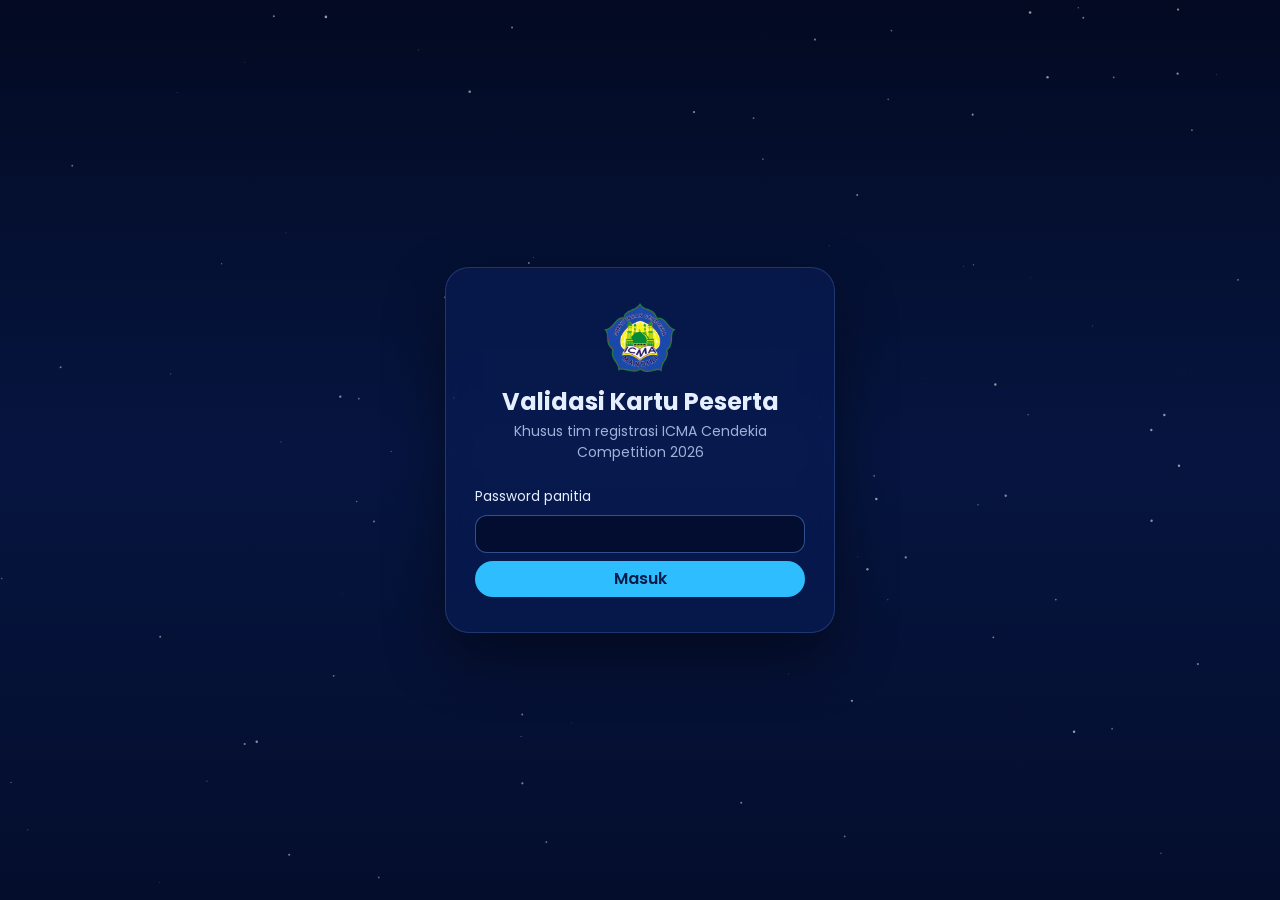
<file: scan.html>
<!DOCTYPE html>
<html lang="id" data-bs-theme="dark">
<head>
<meta charset="utf-8">
<meta name="viewport" content="width=device-width, initial-scale=1">
<meta name="robots" content="noindex,nofollow">
<meta name="theme-color" content="#030a22">
<title>Scan Kartu Peserta — ICMA Cendekia Competition 2026</title>
<link rel="icon" href="assets/logo.png">
<link href="https://fonts.googleapis.com/css2?family=Poppins:wght@400;500;600;700;800&display=swap" rel="stylesheet">
<link href="https://cdn.jsdelivr.net/npm/bootstrap@5.3.3/dist/css/bootstrap.min.css" rel="stylesheet">
<link href="admin.css" rel="stylesheet">
</head>
<body>
<canvas id="stars" aria-hidden="true"></canvas>

<!-- LOGIN TIM REGISTRASI -->
<main id="loginView" class="login-wrap">
  <form id="loginForm" class="login-card" autocomplete="off">
    <img src="assets/logo.png" alt="Logo SMP IT ICMA" width="72" height="69" class="mb-3">
    <h1 class="h4 fw-bold mb-1">Validasi Kartu Peserta</h1>
    <p class="text-muted small mb-4">Khusus tim registrasi ICMA Cendekia Competition 2026</p>
    <label class="form-label" for="pw">Password panitia</label>
    <input class="form-control mb-2" type="password" id="pw" required autocomplete="current-password">
    <div id="loginErr" class="text-danger small mb-2" role="alert"></div>
    <button class="btn btn-cyan w-100" id="loginBtn" type="submit">Masuk</button>
  </form>
</main>

<!-- SCANNER -->
<main id="scanView" class="scan-wrap" hidden>
  <header class="scan-head">
    <div class="d-flex align-items-center gap-2"><img src="assets/logo.png" alt="" width="36" height="35"><div><strong>Scan Kartu Peserta</strong><small class="d-block text-muted">ICMA Cendekia 2026</small></div></div>
    <button class="btn btn-sm btn-outline-light" id="btnLogout" type="button">Keluar</button>
  </header>

  <div class="viewport" id="viewport">
    <video id="video" playsinline muted></video>
    <div class="vp-frame" aria-hidden="true"><i></i><i></i><i></i><i></i><span class="vp-line"></span></div>
    <div class="vp-idle" id="vpIdle"><p>Kamera belum aktif</p></div>
  </div>
  <div class="d-flex gap-2 my-3">
    <button class="btn btn-cyan flex-grow-1" id="btnCam" type="button">Mulai kamera</button>
    <button class="btn btn-glass" id="btnFlip" type="button" disabled>Ganti kamera</button>
  </div>
  <div id="camMsg" class="small text-muted mb-3" role="status">Arahkan kamera ke QR code pada kartu peserta.</div>

  <form id="manualForm" class="card-box mb-3" autocomplete="off">
    <label class="form-label small" for="manualId">Kamera bermasalah? Ketik ID registrasi peserta</label>
    <div class="input-group"><input class="form-control" id="manualId" placeholder="ICMA26-0012-01" autocapitalize="characters"><button class="btn btn-outline-primary" type="submit">Cek</button></div>
  </form>

  <div class="card-box"><h2 class="ch">Riwayat scan sesi ini <small id="histCount"></small></h2><div id="hist"><div class="empty">Belum ada scan.</div></div></div>
</main>

<!-- HASIL -->
<div id="res" class="res" hidden role="alertdialog" aria-live="assertive" aria-labelledby="resTitle">
  <div class="res-card" id="resCard">
    <div class="res-ico" id="resIco" aria-hidden="true"></div>
    <h2 id="resTitle"></h2>
    <p id="resMsg" class="res-msg"></p>
    <dl class="res-det" id="resDet"></dl>
    <button class="btn btn-light w-100" id="resNext" type="button">Scan berikutnya</button>
  </div>
</div>

<script src="https://cdn.jsdelivr.net/npm/bootstrap@5.3.3/dist/js/bootstrap.bundle.min.js"></script>
<script src="config.js"></script>
<script src="scan.js"></script>
</body>
</html>
</file>
<file: style.css>
/* style.css — ICMA Cendekia Competition 2026. Mobile-first. */
:root{
  --navy:#071B49; --blue:#1150F8; --cyan:#2EBEFF; --light:#EAF4FF; --white:#fff;
  --ink:#0d1b3d; --muted:#5b6b8c; --line:#d6e4f7;
  --r-lg:22px; --r-md:14px; --shadow:0 10px 30px rgba(17,80,248,.10);
}
html{scroll-behavior:smooth}
body{font-family:'Poppins',system-ui,sans-serif;color:var(--ink);background:#fff;-webkit-font-smoothing:antialiased}
section[id]{scroll-margin-top:72px}
a{color:var(--blue)}
:focus-visible{outline:3px solid var(--cyan);outline-offset:2px}
.btn{border-radius:999px;font-weight:600;padding:.6rem 1.3rem;transition:transform .18s,box-shadow .18s,background .18s}
.btn:active{transform:scale(.97)}
.btn-primary{background:var(--blue);border-color:var(--blue)} .btn-primary:hover{background:#0b3fd0;border-color:#0b3fd0;box-shadow:0 8px 20px rgba(17,80,248,.3)}
.btn-cyan{background:var(--cyan);color:var(--navy);border:0} .btn-cyan:hover{background:#6fd3ff;color:var(--navy);box-shadow:0 8px 24px rgba(46,190,255,.4);transform:translateY(-2px)}
.btn-glass{background:rgba(255,255,255,.12);color:#fff;border:1px solid rgba(255,255,255,.35);backdrop-filter:blur(8px)} .btn-glass:hover{background:rgba(255,255,255,.22);color:#fff;transform:translateY(-2px)}
.btn-outline-primary{border-color:var(--blue);color:var(--blue)} .btn-outline-primary:hover{background:var(--blue)}

/* loader */
#loader,#busy{position:fixed;inset:0;z-index:3000;display:flex;flex-direction:column;gap:14px;align-items:center;justify-content:center;background:var(--navy);color:#fff;font-weight:600;transition:opacity .5s,visibility .5s}
#busy{background:rgba(7,27,73,.78);backdrop-filter:blur(4px)} #busy[hidden]{display:none}
#loader.done{opacity:0;visibility:hidden}
.loader-ring{width:46px;height:46px;border-radius:50%;border:4px solid rgba(255,255,255,.2);border-top-color:var(--cyan);animation:spin 1s linear infinite}
@keyframes spin{to{transform:rotate(360deg)}}

/* navbar */
.navbar{background:rgba(7,27,73,.72);backdrop-filter:blur(14px);transition:background .3s,box-shadow .3s;padding:.55rem 0}
.navbar.scrolled{background:rgba(7,27,73,.96);box-shadow:0 6px 24px rgba(7,27,73,.25)}
.navbar-brand{color:#fff}.navbar-brand:hover{color:#fff}
.brand-mark{width:40px;height:40px;border-radius:12px;background:linear-gradient(135deg,var(--cyan),var(--blue));display:grid;place-items:center;font-weight:800;color:#fff;overflow:hidden}
.brand-mark img{width:100%;height:100%;object-fit:cover}
.brand-text{display:flex;flex-direction:column;line-height:1.1}.brand-text small{font-size:.68rem;opacity:.75}
.navbar .nav-link{color:rgba(255,255,255,.82);font-weight:500;font-size:.92rem;border-radius:999px;padding:.4rem .9rem!important}
.navbar .nav-link:hover,.navbar .nav-link.active{color:#fff;background:rgba(46,190,255,.22)}
.navbar-toggler{border-color:rgba(255,255,255,.4)} .navbar-toggler-icon{filter:invert(1)}
@media(max-width:991px){#navMenu{padding:.8rem 0}}

/* hero — the memorable element: glass countdown */
.hero{position:relative;overflow:hidden;color:#fff;padding:7.5rem 0 4.5rem;background:radial-gradient(1000px 500px at 85% 10%,rgba(46,190,255,.35),transparent 60%),linear-gradient(145deg,var(--navy) 10%,#0a2d8f 55%,var(--blue))}
.hero-grid{position:absolute;inset:0;opacity:.12;background-image:linear-gradient(#fff 1px,transparent 1px),linear-gradient(90deg,#fff 1px,transparent 1px);background-size:44px 44px;mask-image:radial-gradient(circle at 70% 30%,#000,transparent 70%);-webkit-mask-image:radial-gradient(circle at 70% 30%,#000,transparent 70%)}
.hero-kicker{color:var(--cyan);font-weight:600;font-size:.9rem;margin-bottom:.5rem}
.hero-title{font-weight:800;font-size:clamp(2.1rem,6.5vw,3.9rem);line-height:1.08;letter-spacing:-.02em}
.hero-tag{font-size:clamp(1.05rem,2.6vw,1.35rem);font-weight:500;color:#cfe9ff;margin:1rem 0 .5rem}
.hero-desc{max-width:520px;color:rgba(255,255,255,.82)}
.hero-art{width:100%;max-width:430px;margin-left:auto;display:block}
.float{animation:float 6s ease-in-out infinite}.d2{animation-delay:-2s}.d3{animation-delay:-4s}
@keyframes float{50%{transform:translateY(-10px)}}
.countdown-box{display:inline-block;max-width:100%;padding:1rem 1.2rem;border-radius:var(--r-lg);background:rgba(255,255,255,.1);border:1px solid rgba(255,255,255,.25);backdrop-filter:blur(14px)}
.cd-label{font-size:.82rem;opacity:.85;margin-bottom:.5rem}
.cd-row{display:flex;gap:.6rem}
.cd-cell{min-width:62px;text-align:center;background:rgba(7,27,73,.45);border-radius:12px;padding:.5rem .3rem}
.cd-cell b{display:block;font-size:1.6rem;font-weight:700;font-variant-numeric:tabular-nums;line-height:1.1}
.cd-cell small{font-size:.68rem;opacity:.75}
.cd-pending{font-weight:600;color:#fff}
.cd-sub{font-size:.8rem;color:#bfe6ff;margin-top:.6rem}
@media(max-width:400px){.cd-cell{min-width:54px}.cd-cell b{font-size:1.3rem}}

/* sections */
.section{padding:4.2rem 0}.section-alt{background:var(--light)}
.section-head{margin-bottom:2rem;max-width:620px}
.section-title{font-weight:700;font-size:clamp(1.55rem,4vw,2.1rem);color:var(--navy);letter-spacing:-.01em}
.lead-muted{color:var(--muted)}
.fact{background:#fff;border:1px solid var(--line);border-radius:var(--r-md);padding:1.1rem;height:100%}
.fact strong{display:block;font-size:1.7rem;color:var(--blue);font-weight:700}.fact span{color:var(--muted);font-size:.85rem}
.sponsor-slot{display:grid;place-items:center;min-height:120px;padding:1.25rem;background:rgba(9,28,86,.42);border:1px dashed var(--line);border-radius:var(--r-md);color:var(--muted);font-size:.85rem;font-weight:500;text-align:center}
.sponsor-slot img{display:block;width:100%;max-width:200px;height:76px;object-fit:contain}

/* competition cards */
.comp-card{height:100%;display:flex;flex-direction:column;background:#fff;border:1px solid var(--line);border-radius:var(--r-lg);overflow:hidden;box-shadow:var(--shadow);transition:transform .25s,box-shadow .25s;cursor:pointer}
.comp-card:hover,.comp-card:focus-within{transform:translateY(-6px);box-shadow:0 18px 40px rgba(17,80,248,.18)}
.comp-art{height:130px;display:grid;place-items:center;background:linear-gradient(135deg,var(--navy),var(--blue));position:relative}
.comp-art svg{width:64px;height:64px}
.comp-art::after{content:"";position:absolute;inset:auto -20px -40px auto;width:120px;height:120px;border-radius:50%;background:rgba(46,190,255,.25)}
.comp-body{padding:1.1rem 1.2rem 1.2rem;display:flex;flex-direction:column;gap:.5rem;flex:1}
.comp-body h3{font-size:1.1rem;font-weight:700;margin:0;color:var(--navy)}
.comp-body p{font-size:.88rem;color:var(--muted);margin:0}
.chip{display:inline-block;font-size:.75rem;font-weight:600;padding:.2rem .65rem;border-radius:999px;background:var(--light);color:var(--blue)}
.price{font-weight:700;color:var(--navy)}.price small{font-weight:400;color:var(--muted)}
.comp-actions{margin-top:auto;display:flex;gap:.5rem;flex-wrap:wrap;padding-top:.6rem}
.comp-actions .btn{flex:1;padding:.45rem .6rem;font-size:.85rem;white-space:nowrap}

/* juknis */
.juknis-item{display:flex;gap:.9rem;align-items:center;background:#fff;border:1px solid var(--line);border-radius:var(--r-md);padding:1rem;height:100%}
.pdf-ico{flex:none;width:44px;height:52px;border-radius:8px;background:var(--light);color:var(--blue);display:grid;place-items:center;font-weight:700;font-size:.75rem}
.juknis-item .btn{padding:.3rem .8rem;font-size:.8rem}

/* panels */
.panel{background:#fff;border:1px solid var(--line);border-radius:var(--r-lg);padding:1.4rem;box-shadow:var(--shadow)}
.panel-navy{background:linear-gradient(145deg,var(--navy),#0c2f93);color:#fff;border:0}
.panel-soft{background:var(--light);box-shadow:none}
.panel-title{font-size:1.05rem;font-weight:700;margin-bottom:1rem}
.fee-table th{background:var(--light);color:var(--navy);font-size:.85rem;border:0}
.fee-table td{font-size:.92rem}
.fee-table tr.active-wave td,.fee-table th.active-wave{color:var(--blue);font-weight:700}
.pay-list{display:grid;grid-template-columns:auto 1fr;gap:.35rem 1rem;margin-bottom:1.1rem}
.pay-list dt{font-weight:400;opacity:.7}.pay-list dd{margin:0;font-weight:600}
.acc{font-weight:700;letter-spacing:.06em;font-variant-numeric:tabular-nums}
.rules{padding-left:1.2rem;margin:0;font-size:.9rem;color:#2a3a5e}.rules li{margin-bottom:.45rem}
.timeline{list-style:none;margin:0;padding:0 0 0 1.2rem;border-left:2px solid var(--line)}
.timeline li{position:relative;padding:0 0 1.1rem 1rem;font-size:.9rem}
.timeline li::before{content:"";position:absolute;left:-1.62rem;top:.35rem;width:12px;height:12px;border-radius:50%;background:#fff;border:3px solid var(--blue)}
.timeline li.tbd::before{border-color:#9db0d4}.timeline b{display:block;color:var(--navy)}
.timeline li.now::before{background:var(--cyan);border-color:var(--blue)}

/* form */
.form-shell{max-width:760px;background:#fff;border:1px solid var(--line);border-radius:var(--r-lg);padding:1.2rem;box-shadow:var(--shadow)}
@media(min-width:768px){.form-shell{padding:2rem}}
.stepper{list-style:none;display:flex;gap:.3rem;margin:0 0 1.5rem;padding:0;counter-reset:s}
.stepper li{flex:1;text-align:center;font-size:.7rem;color:var(--muted);counter-increment:s;position:relative;padding-top:2rem}
.stepper li::before{content:counter(s);position:absolute;top:0;left:50%;transform:translateX(-50%);width:26px;height:26px;border-radius:50%;background:var(--light);color:var(--muted);display:grid;place-items:center;font-weight:600;font-size:.8rem;transition:.25s}
.stepper li.active{color:var(--blue);font-weight:600}.stepper li.active::before{background:var(--blue);color:#fff;box-shadow:0 0 0 4px rgba(17,80,248,.15)}
.stepper li.done::before{background:var(--cyan);color:var(--navy);content:"✓"}
@media(max-width:480px){.stepper li{font-size:0}.stepper li::before{font-size:.8rem}}
fieldset.step{border:0;padding:0;margin:0;min-width:0;animation:stepIn .3s ease}
@keyframes stepIn{from{opacity:0;transform:translateX(12px)}}
legend{font-size:1.15rem;font-weight:700;color:var(--navy);margin-bottom:1rem;float:none;width:auto}
.form-label{font-weight:500;font-size:.88rem}
.form-control,.form-select{border-radius:12px;padding:.65rem .85rem;border-color:#c5d6ee;font-size:16px}
.form-control:focus,.form-select:focus{border-color:var(--blue);box-shadow:0 0 0 .2rem rgba(17,80,248,.14)}
.is-invalid~.invalid-msg,.invalid-msg{display:block}
.err{color:#c62839;font-size:.78rem;margin-top:.25rem}
.pick{display:block;cursor:pointer;height:100%}
.pick input{position:absolute;opacity:0}
.pick span{display:block;height:100%;padding:.8rem 1rem;border:1.5px solid var(--line);border-radius:var(--r-md);transition:.2s;font-weight:600;font-size:.9rem}
.pick small{display:block;font-weight:400;color:var(--muted)}
.pick input:checked+span{border-color:var(--blue);background:var(--light);box-shadow:0 0 0 3px rgba(17,80,248,.14)}
.pick input:focus-visible+span{outline:3px solid var(--cyan)}
.player-row{display:grid;grid-template-columns:1fr 110px 40px;gap:.5rem;align-items:start}
@media(max-width:420px){.player-row{grid-template-columns:1fr 92px 36px}}
.badge-soft{background:var(--light);color:var(--blue);font-weight:600}
.pay-summary{display:grid;grid-template-columns:1fr 1fr;gap:.7rem}
.pay-summary div{background:var(--light);border-radius:var(--r-md);padding:.8rem 1rem}
.pay-summary span{display:block;font-size:.78rem;color:var(--muted)}.pay-summary strong{font-size:1.15rem;color:var(--navy)}
.sum-grid{display:grid;gap:.4rem .8rem;grid-template-columns:130px 1fr;font-size:.9rem}
.sum-grid dt{color:var(--muted);font-weight:400}.sum-grid dd{margin:0;font-weight:500;word-break:break-word}
.sum-title{font-size:.95rem;font-weight:700;color:var(--blue);margin:1rem 0 .4rem}
.done-check{width:72px;height:72px;border-radius:50%;margin:0 auto 1rem;display:grid;place-items:center;background:var(--cyan);color:var(--navy);font-size:2rem;font-weight:700;animation:pop .5s cubic-bezier(.2,1.6,.4,1)}
@keyframes pop{from{transform:scale(0)}}
.reg-id{display:inline-block;font-size:1.4rem;font-weight:700;letter-spacing:.05em;color:var(--blue);background:var(--light);padding:.5rem 1.2rem;border-radius:var(--r-md)}

/* faq, footer, floating */
.accordion-item{border:1px solid var(--line)!important;border-radius:var(--r-md)!important;margin-bottom:.7rem;overflow:hidden}
.accordion-button{font-weight:600;color:var(--navy)}.accordion-button:not(.collapsed){background:#fff;color:var(--blue);box-shadow:none}
.footer{background:var(--navy);color:#fff;padding:3rem 0 1.5rem}.footer a{color:#fff}
.footer .btn{padding:.35rem .9rem;font-size:.85rem}
.wa-float{position:fixed;right:16px;bottom:16px;width:56px;height:56px;border-radius:50%;background:#25D366;display:grid;place-items:center;box-shadow:0 8px 22px rgba(0,0,0,.28);z-index:1500;transition:transform .2s}
.wa-float:hover{transform:scale(1.08)}
.modal-content{border:0;border-radius:var(--r-lg)}
.detail-sec{margin-bottom:1.1rem}.detail-sec h3{font-size:.95rem;font-weight:700;color:var(--blue);margin-bottom:.3rem}
.detail-sec ul{padding-left:1.1rem;margin:0}.placeholder-note{color:var(--muted);font-style:italic}

@media (prefers-reduced-motion:reduce){*,*::before,*::after{animation:none!important;transition:none!important}html{scroll-behavior:auto}}

/* ===== Tema cerita: Perjalanan Menuju Puncak Cendekia ===== */
#fx{position:fixed;inset:0;width:100%;height:100%;pointer-events:none;z-index:5}
#progress{position:fixed;top:0;left:0;right:0;height:3px;z-index:1100;background:linear-gradient(90deg,var(--cyan),#fff);transform-origin:0 50%;transform:scaleX(0)}
.chapter{display:inline-block;font-weight:600;font-size:.82rem;color:var(--blue);background:var(--light);padding:.25rem .8rem;border-radius:999px;margin-bottom:.8rem;opacity:0;transform:translateY(8px);transition:.6s}
.hero .chapter{background:rgba(255,255,255,.14);color:var(--cyan)}
.chapter.in{opacity:1;transform:none}
.section-alt .chapter{background:#fff}
.story{font-style:italic;color:var(--muted);max-width:520px;opacity:0;transform:translateY(10px);transition:.8s .15s}
.story.in{opacity:1;transform:none}
.hero .story{color:#bfe6ff;margin-bottom:1rem}

/* judul hero kata demi kata */
.hero-title .w{display:inline-block;overflow:hidden;vertical-align:bottom}
.hero-title .w>span{display:inline-block;transform:translateY(110%)}
body.ready .hero-title .w>span{transform:none;transition:transform .8s cubic-bezier(.2,.8,.2,1);transition-delay:calc(var(--i)*.14s)}
.hero-tag,.hero-desc,.hero .btn,.countdown-box,.hero .story{opacity:0}
body.ready .hero-tag,body.ready .hero-desc,body.ready .hero .btn,body.ready .countdown-box,body.ready .hero .story{opacity:1;transition:opacity .9s 1s}
.hero .chapter{opacity:1;transform:none}
.hero-art{filter:drop-shadow(0 20px 40px rgba(46,190,255,.25))}
.hero::after{content:"";position:absolute;left:0;right:0;bottom:0;height:90px;background:linear-gradient(to bottom,transparent,#fff);opacity:.0}

/* jejak perjalanan (desktop) */
#trail{position:fixed;right:22px;top:50%;height:min(52vh,420px);transform:translateY(-50%);width:14px;z-index:1000;opacity:0;pointer-events:none;transition:opacity .4s}
#trail.show{opacity:1;pointer-events:auto}
#trail .line,#trail .fill{position:absolute;left:6px;top:0;bottom:0;width:2px;background:rgba(17,80,248,.2);border-radius:2px}
#trail .fill{background:linear-gradient(var(--blue),var(--cyan));transform-origin:top;transform:scaleY(0)}
#trail .star{position:absolute;left:0;width:14px;height:14px;margin-top:-7px;background:var(--cyan);clip-path:polygon(50% 0,62% 36%,100% 38%,70% 60%,80% 100%,50% 76%,20% 100%,30% 60%,0 38%,38% 36%);filter:drop-shadow(0 0 6px var(--cyan));z-index:2}
#trail a{position:absolute;left:3px;width:8px;height:8px;margin-top:-4px;border-radius:50%;background:#fff;border:2px solid #9db6e8;transition:.3s}
#trail a.past{border-color:var(--blue);background:var(--blue)}
#trail a.on{border-color:var(--cyan);background:var(--cyan);transform:scale(1.5)}
#trail a span{position:absolute;right:20px;top:50%;transform:translateY(-50%);white-space:nowrap;font-size:.75rem;font-weight:600;background:var(--navy);color:#fff;padding:.2rem .6rem;border-radius:8px;opacity:0;pointer-events:none;transition:.2s}
#trail a:hover span,#trail a:focus-visible span,#trail a.on span{opacity:1}
@media(max-width:991px){#trail{display:none}}

/* kartu & timeline bergerak */
.comp-card{transition:transform .25s ease-out,box-shadow .25s;will-change:transform}
.comp-art svg{transition:transform .5s cubic-bezier(.3,1.6,.5,1)}
.comp-card:hover .comp-art svg{transform:scale(1.18) rotate(-6deg)}
.timeline{border-left-color:transparent;position:relative}
.timeline::before{content:"";position:absolute;left:-2px;top:0;bottom:0;width:2px;background:linear-gradient(var(--blue),var(--cyan));transform:scaleY(0);transform-origin:top;transition:transform 1.6s ease}
.timeline.in::before{transform:scaleY(1)}
.timeline li.now::before{animation:pulse 1.8s infinite}
@keyframes pulse{0%{box-shadow:0 0 0 0 rgba(46,190,255,.7)}100%{box-shadow:0 0 0 12px rgba(46,190,255,0)}}
.fact{transition:transform .25s}.fact:hover{transform:translateY(-4px)}
.btn-cyan{position:relative;overflow:hidden}
.btn-cyan::after{content:"";position:absolute;top:0;left:-60%;width:40%;height:100%;background:linear-gradient(100deg,transparent,rgba(255,255,255,.6),transparent);transform:skewX(-20deg);animation:shine 4s infinite}
@keyframes shine{0%,60%{left:-60%}100%{left:130%}}

/* penutup: puncak */
.summit{position:relative;overflow:hidden;color:#fff;text-align:center;padding:6rem 0 7rem;background:linear-gradient(180deg,var(--navy),#0a2d8f 70%,var(--blue))}
.summit-art{position:absolute;left:0;right:0;bottom:0;width:100%;height:220px;opacity:.9}
.summit .container{z-index:2}
.summit-title{font-weight:800;font-size:clamp(1.8rem,5vw,2.8rem)}
.summit-text{max-width:520px;margin:0 auto 1.5rem;color:#cfe9ff}
.summit .flag{transform-origin:270px 90px;transform:scaleY(0);transition:transform 1.2s .4s cubic-bezier(.3,1.4,.5,1)}
.summit.in .flag{transform:none}
.summit.in .cloth{animation:wave 2.4s ease-in-out infinite;transform-origin:273px 52px}
@keyframes wave{50%{transform:skewY(6deg) scaleX(.92)}}
.summit .container{opacity:0;transform:translateY(16px);transition:.9s}.summit.in .container{opacity:1;transform:none}
.footer{margin-top:-1px}
@media (prefers-reduced-motion:reduce){.chapter,.story,.summit .container,.hero-tag,.hero-desc,.hero .btn,.countdown-box,.hero .story{opacity:1!important;transform:none!important}.hero-title .w>span{transform:none!important}.summit .flag{transform:none!important}.timeline::before{transform:none!important}}

/* ===== Foto kampus ===== */
.hero-photo{position:absolute;inset:0;background:url('assets/campus-hero.jpg') center 35%/cover no-repeat;opacity:.38;mix-blend-mode:luminosity;animation:kenburns 28s ease-in-out infinite alternate}
.hero-photo::after{content:"";position:absolute;inset:0;background:linear-gradient(90deg,rgba(7,27,73,.92) 5%,rgba(7,27,73,.45) 60%,rgba(17,80,248,.25)),linear-gradient(180deg,transparent 60%,rgba(7,27,73,.7))}
@keyframes kenburns{from{transform:scale(1)}to{transform:scale(1.08) translateX(-1.5%)}}
.hero{isolation:isolate}.hero-grid{z-index:0}.hero .container{z-index:1}
.about-photo{margin:0 0 1rem;border-radius:var(--r-lg);overflow:hidden;position:relative;box-shadow:var(--shadow);border:1px solid var(--line)}
.about-photo img{display:block;width:100%;height:auto;aspect-ratio:4/3;object-fit:cover;transition:transform 1.2s}
.about-photo:hover img{transform:scale(1.05)}
.about-photo figcaption{position:absolute;left:0;right:0;bottom:0;padding:2.2rem 1rem .8rem;color:#fff;font-size:.82rem;font-weight:500;background:linear-gradient(transparent,rgba(7,27,73,.88))}
@media(max-width:575px){.hero-photo{opacity:.3;background-position:30% 40%}}

/* =====================================================================
   TEMA ANTARIKSA & SAINS — menimpa gaya sebelumnya
   ===================================================================== */
:root{--muted:#9db3da;--line:rgba(120,170,255,.24);--light:rgba(46,190,255,.10);--ink:#e6efff}
body{background:linear-gradient(180deg,#030a22 0%,#061540 45%,#040d2c 100%);color:var(--ink)}
main,footer{position:relative;z-index:1}
#fx{z-index:0}
#burst{position:fixed;inset:0;width:100%;height:100%;pointer-events:none;z-index:1200}
a{color:var(--cyan)}.text-muted{color:var(--muted)!important}
.section,.section-alt{background:transparent}
.section-alt{background:linear-gradient(180deg,transparent,rgba(17,80,248,.10),transparent)}
.section-title,.comp-body h3,.timeline b,.pay-summary strong,legend,.price,.accordion-button{color:#fff}
.fact strong,.detail-sec h3,.reg-id,.fee-table .active-wave,.stepper li.active{color:var(--cyan)}
.chapter,.section-alt .chapter{background:rgba(46,190,255,.12);color:var(--cyan);border:1px solid rgba(46,190,255,.3)}
.chip,.badge-soft{background:rgba(46,190,255,.14);color:var(--cyan)}
.btn-outline-primary{color:var(--cyan);border-color:var(--cyan)}.btn-outline-primary:hover{background:var(--cyan);color:var(--navy);border-color:var(--cyan)}
.comp-card,.fact,.juknis-item,.panel,.form-shell{background:rgba(9,28,86,.62);backdrop-filter:blur(10px);-webkit-backdrop-filter:blur(10px);border-color:var(--line);color:var(--ink)}
.panel-navy{background:linear-gradient(145deg,rgba(17,80,248,.38),rgba(7,27,73,.85))}
.panel-soft,.pay-summary div{background:var(--light)}
.fee-table th{background:var(--light);color:#cfe9ff}
.rules{color:#cfe0ff}.timeline li::before{background:#061540}.pdf-ico{background:rgba(46,190,255,.14);color:var(--cyan)}
.form-control,.form-select{background-color:rgba(3,10,34,.65);color:#fff;border-color:rgba(120,170,255,.38)}
.form-control:focus,.form-select:focus{background-color:rgba(3,10,34,.85);color:#fff;border-color:var(--cyan);box-shadow:0 0 0 .2rem rgba(46,190,255,.2)}
.form-control::placeholder{color:#7f95bf}.err{color:#ff9aa5}
.pick span{background:rgba(3,10,34,.4)}.pick input:checked+span{background:rgba(46,190,255,.16);border-color:var(--cyan);box-shadow:0 0 0 3px rgba(46,190,255,.2)}
.accordion-button{background:rgba(9,28,86,.62)}.accordion-button:not(.collapsed){background:rgba(17,80,248,.4);color:#fff}
.accordion-button::after{filter:invert(1)}.accordion-body{background:rgba(9,28,86,.5)}
.modal-content{background:#08205f;border:1px solid var(--line)}
.stepper li::before{background:rgba(46,190,255,.14);color:var(--muted)}
.stepper li.active::before{background:var(--cyan);color:var(--navy);box-shadow:0 0 0 4px rgba(46,190,255,.22)}
.hero{background:radial-gradient(900px 520px at 85% 15%,rgba(17,80,248,.5),transparent 62%),radial-gradient(600px 420px at 5% 95%,rgba(46,190,255,.16),transparent 60%)}
.hero-photo{opacity:.17}.hero-grid{opacity:.06}.hero::after{display:none}
.navbar{background:rgba(3,10,34,.6)}.navbar.scrolled{background:rgba(3,10,34,.94)}
.summit{background:linear-gradient(180deg,transparent,rgba(17,80,248,.22))}
#loader{background:#030a22}
.loader-ring{position:relative}.loader-ring::after{content:"";position:absolute;top:-7px;left:50%;width:10px;height:10px;margin-left:-5px;border-radius:50%;background:#fff;box-shadow:0 0 10px var(--cyan)}

/* ----- Planet CSS: bola 3D, permukaan berputar, cincin, bulan ----- */
.pw{position:relative;display:inline-block;width:var(--s);height:var(--s);flex:none}
.pl{position:absolute;inset:0;z-index:1;border-radius:50%;overflow:hidden;background:radial-gradient(circle at 30% 28%,var(--c1),var(--c2) 52%,var(--c3));box-shadow:0 0 calc(var(--s)*.35) var(--glow,rgba(46,190,255,.35))}
.pl::before{content:"";position:absolute;inset:0;border-radius:50%;background:radial-gradient(circle at 25% 35%,rgba(255,255,255,.22) 0 9%,transparent 10%),radial-gradient(circle at 68% 58%,rgba(0,0,0,.25) 0 12%,transparent 13%),radial-gradient(circle at 48% 82%,rgba(255,255,255,.14) 0 6%,transparent 7%),repeating-linear-gradient(12deg,rgba(255,255,255,.07) 0 8%,transparent 8% 18%);background-size:100% 100%;background-repeat:repeat-x;animation:surf 16s linear infinite}
.pl::after{content:"";position:absolute;inset:0;border-radius:50%;box-shadow:inset calc(var(--s)*-.22) calc(var(--s)*-.14) calc(var(--s)*.3) rgba(0,0,0,.7),inset calc(var(--s)*.05) calc(var(--s)*.05) calc(var(--s)*.12) rgba(255,255,255,.25)}
@keyframes surf{to{background-position-x:100%,100%,100%,0}}
.pw:hover .pl::before,.opl:hover .pl::before{animation-duration:3s}
.k-ocean{--c1:#8ae6ff;--c2:#1b8bd8;--c3:#06306e}.k-gas{--c1:#c3c2ff;--c2:#5b5bd6;--c3:#1c1a63;--glow:rgba(120,120,255,.4)}
.k-sand{--c1:#ffe2a8;--c2:#d98f4e;--c3:#5b2f17;--glow:rgba(255,190,110,.35)}.k-forest{--c1:#a2f2cd;--c2:#1f9d84;--c3:#07414a;--glow:rgba(60,220,170,.35)}
.k-ice{--c1:#e6f8ff;--c2:#7fb7e6;--c3:#25447d}.k-lava{--c1:#ffb59a;--c2:#e0523d;--c3:#561419;--glow:rgba(255,110,80,.4)}
.k-rock{--c1:#e2e2e2;--c2:#8d8d8d;--c3:#3a3a3a;--glow:rgba(200,200,200,.25)}.k-venus{--c1:#ffeab8;--c2:#d9a74a;--c3:#6b4a14;--glow:rgba(255,200,100,.35)}
.k-mars{--c1:#ffbfa4;--c2:#c1502e;--c3:#4a170b;--glow:rgba(255,120,80,.35)}.k-jup{--c1:#f6e0c2;--c2:#c99a6b;--c3:#6b4a2b;--glow:rgba(230,180,120,.3)}
.k-neptune{--c1:#9dbdff;--c2:#2f5fe0;--c3:#0e1f66;--glow:rgba(70,110,255,.45)}
.pl-ring{position:absolute;left:-38%;right:-38%;top:36%;bottom:36%;border:calc(var(--s)*.05) solid rgba(255,225,170,.6);border-radius:50%;transform:rotate(-18deg);pointer-events:none;box-shadow:0 0 8px rgba(255,225,170,.3)}
.pl-ring.back{z-index:0}.pl-ring.front{z-index:2;clip-path:inset(50% -10% -10% -10%)}
.moon{position:absolute;left:50%;top:50%;z-index:3;width:calc(var(--s)*.14);height:calc(var(--s)*.14);margin:calc(var(--s)*-.07);border-radius:50%;background:radial-gradient(circle at 30% 30%,#fff,#aab8d6);animation:moon 5s linear infinite;animation-play-state:paused}
@keyframes moon{from{transform:rotate(0) translateX(calc(var(--s)*.78))}to{transform:rotate(360deg) translateX(calc(var(--s)*.78))}}
.comp-card:hover .moon,.lab-stage .moon,.earth .moon{animation-play-state:running}

/* kartu lomba = planet */
.comp-art{background:radial-gradient(1px 1px at 20px 30px,#fff,transparent),radial-gradient(1px 1px at 90px 80px,#fff,transparent),radial-gradient(1.5px 1.5px at 150px 20px,#9be4ff,transparent),radial-gradient(1px 1px at 60px 110px,#fff,transparent),linear-gradient(160deg,#030a22,#0a2d8f);background-size:180px 130px,180px 130px,180px 130px,180px 130px,100% 100%}
.comp-art::after{display:none}
.comp-card:hover .pw{animation:bob 2.4s ease-in-out infinite}
@keyframes bob{50%{transform:translateY(-6px) scale(1.06)}}

/* orbit hero (interaktif) */
.orbit-wrap{perspective:900px;max-width:440px;margin-inline:auto}
.orbit{position:relative;width:100%;aspect-ratio:1;transition:transform .25s ease-out;transform-style:preserve-3d}
.sun{position:absolute;inset:39%;border-radius:50%;display:grid;place-items:center;background:radial-gradient(circle at 35% 35%,#fff,#9be4ff 35%,#1150F8 85%);box-shadow:0 0 40px 10px rgba(46,190,255,.55),0 0 90px 30px rgba(17,80,248,.35);animation:sun 4s ease-in-out infinite}
.sun b{font-size:clamp(.6rem,2.4vw,.8rem);color:var(--navy);font-weight:800;letter-spacing:.04em}
@keyframes sun{50%{box-shadow:0 0 56px 16px rgba(46,190,255,.7),0 0 110px 40px rgba(17,80,248,.4)}}
.ring{position:absolute;inset:var(--in);border:1px dashed rgba(155,228,255,.3);border-radius:50%;animation:orb var(--d) linear infinite var(--dir);animation-delay:calc(var(--d)*var(--o))}
@keyframes orb{to{transform:rotate(360deg)}}
.opl{position:absolute;top:0;left:50%;transform:translate(-50%,-50%);background:none;border:0;padding:0;cursor:pointer;animation:cnt var(--d) linear infinite var(--dir);animation-delay:calc(var(--d)*var(--o));color:#fff}
@keyframes cnt{from{transform:translate(-50%,-50%) rotate(0)}to{transform:translate(-50%,-50%) rotate(-360deg)}}
.opl .pw{transition:transform .25s}.opl:hover .pw,.opl:focus-visible .pw{transform:scale(1.28)}
.opl em{position:absolute;left:50%;top:100%;margin-top:6px;transform:translateX(-50%);white-space:nowrap;font-style:normal;font-size:.72rem;font-weight:600;background:rgba(3,10,34,.9);border:1px solid var(--line);padding:.15rem .55rem;border-radius:999px;opacity:0;pointer-events:none;transition:opacity .2s;z-index:5}
.opl:hover em,.opl:focus-visible em{opacity:1}
.orbit:hover .ring,.orbit:hover .opl{animation-play-state:paused}
@media(max-width:991px){.orbit-wrap{max-width:340px;margin-top:.5rem}}

/* laboratorium orbit */
.lab-stage{display:grid;place-items:center;min-height:210px}
.lab-stage .pw{animation:pop .5s cubic-bezier(.2,1.5,.4,1)}
@keyframes pop{from{transform:scale(.4);opacity:0}}
.lab-name{font-weight:700;color:#fff;margin-bottom:.6rem}
.lab-stats{display:grid;grid-template-columns:auto 1fr;gap:.2rem 1rem;margin-bottom:.8rem;font-size:.9rem}
.lab-stats dt{font-weight:400;color:var(--muted)}.lab-stats dd{margin:0;font-weight:600}
.lab-fact{color:#cfe0ff;font-size:.92rem;min-height:3.2em}
.input-group-text{background:rgba(46,190,255,.14);color:var(--cyan);border-color:rgba(120,170,255,.38);font-weight:600;font-size:.85rem}
.lab-picker{display:flex;flex-wrap:wrap;justify-content:center;gap:.4rem;margin-top:1.4rem;padding-top:1.1rem;border-top:1px solid var(--line)}
.lab-picker button{background:none;border:2px solid transparent;border-radius:14px;padding:.45rem;transition:.2s}
.lab-picker button:hover{transform:translateY(-4px);background:rgba(46,190,255,.1)}
.lab-picker button.on{border-color:var(--cyan);background:rgba(46,190,255,.14)}

/* penutup: pendaratan di bulan */
.summit{padding:7rem 0 8.5rem;overflow:hidden}
.summit-art{height:200px}
.summit .flag{transform-origin:270px 152px}.summit.in .cloth{transform-origin:273px 111px}
.earth{position:absolute;right:8%;top:2.5rem;opacity:.9}
.rocket{position:absolute;left:12%;bottom:40px;z-index:1}
.flame{transform-origin:17px 42px;animation:flame .18s ease-in-out infinite alternate}
@keyframes flame{to{transform:scaleY(1.35)}}
.summit.in .rocket{animation:launch 7s ease-in infinite}
@keyframes launch{0%,45%{transform:translateY(0);opacity:1}100%{transform:translateY(-420px);opacity:0}}
@media(max-width:575px){.earth{--s:52px!important;right:5%}.rocket{left:6%}}
@media (prefers-reduced-motion:reduce){.ring,.opl{animation:none!important}.opl{transform:translate(-50%,-50%)}.summit .rocket{animation:none!important}}

/* ===== Daftar entri pendaftar Sekolah ===== */
.entry-item{display:flex;justify-content:space-between;align-items:center;gap:.6rem;background:var(--light);border:1px solid var(--line);border-radius:var(--r-md);padding:.6rem .9rem;font-size:.88rem}
.entry-item .btn{padding:.2rem .7rem;font-size:.78rem}

/* ===== Kartu peserta & grup WhatsApp (halaman sukses) ===== */
.card-notice{max-width:520px;background:rgba(255,200,87,.12);border:1px solid rgba(255,200,87,.45);color:#ffe08a;border-radius:var(--r-md);padding:.75rem 1rem;font-size:.88rem;text-align:left}
#cardList{max-width:520px}
.btn-wa{background:#25D366;color:#04210f;border:0}.btn-wa:hover{background:#4be58a;color:#04210f;transform:translateY(-2px)}
</file>
<file: admin.css>
/* admin.css — Pusat Kendali Misi. Senada dengan website utama (tema antariksa). */
:root{--navy:#071B49;--blue:#1150F8;--cyan:#2EBEFF;--light:rgba(46,190,255,.10);--line:rgba(120,170,255,.22);--muted:#9db3da;--ok:#2fd3a0;--wait:#ffc857;--no:#ff7a8a;--glass:rgba(9,28,86,.62);--r:18px}
html,body{min-height:100%}
body{font-family:'Poppins',system-ui,sans-serif;color:#e6efff;background:linear-gradient(180deg,#030a22 0%,#061540 50%,#040d2c 100%);background-attachment:fixed;-webkit-font-smoothing:antialiased}
#stars{position:fixed;inset:0;width:100%;height:100%;z-index:0;pointer-events:none}
.shell,.login-wrap{position:relative;z-index:1}
a{color:var(--cyan)}.text-muted{color:var(--muted)!important}
:focus-visible{outline:3px solid var(--cyan);outline-offset:2px}
.btn{border-radius:999px;font-weight:600;transition:transform .18s,box-shadow .18s}.btn:active{transform:scale(.97)}
.btn-cyan{background:var(--cyan);color:var(--navy);border:0}.btn-cyan:hover{background:#6fd3ff;color:var(--navy);box-shadow:0 8px 24px rgba(46,190,255,.4)}
.btn-glass{background:rgba(255,255,255,.1);color:#fff;border:1px solid rgba(255,255,255,.3)}.btn-glass:hover{background:rgba(255,255,255,.2);color:#fff}
.btn-outline-primary{color:var(--cyan);border-color:var(--cyan)}.btn-outline-primary:hover{background:var(--cyan);color:var(--navy);border-color:var(--cyan)}
.form-control,.form-select{background-color:rgba(3,10,34,.65);color:#fff;border-color:rgba(120,170,255,.38);border-radius:12px;font-size:16px}
.form-control:focus,.form-select:focus{background-color:rgba(3,10,34,.85);color:#fff;border-color:var(--cyan);box-shadow:0 0 0 .2rem rgba(46,190,255,.2)}
.form-control::placeholder{color:#7f95bf}
.input-group-text{background:rgba(46,190,255,.14);color:var(--cyan);border-color:rgba(120,170,255,.38)}
.modal-content{background:#08205f;border:1px solid var(--line);border-radius:var(--r)}

/* planet mini (sama dengan website utama) */
.pw{position:relative;display:inline-block;width:var(--s);height:var(--s);flex:none}
.pl{position:absolute;inset:0;z-index:1;border-radius:50%;overflow:hidden;background:radial-gradient(circle at 30% 28%,var(--c1),var(--c2) 52%,var(--c3));box-shadow:0 0 calc(var(--s)*.35) rgba(120,120,255,.4)}
.pl::before{content:"";position:absolute;inset:0;border-radius:50%;background:radial-gradient(circle at 25% 35%,rgba(255,255,255,.22) 0 9%,transparent 10%),radial-gradient(circle at 68% 58%,rgba(0,0,0,.25) 0 12%,transparent 13%);background-repeat:repeat-x;animation:surf 16s linear infinite}
.pl::after{content:"";position:absolute;inset:0;border-radius:50%;box-shadow:inset calc(var(--s)*-.22) calc(var(--s)*-.14) calc(var(--s)*.3) rgba(0,0,0,.7)}
@keyframes surf{to{background-position-x:100%,100%}}
.k-gas{--c1:#c3c2ff;--c2:#5b5bd6;--c3:#1c1a63}
.pl-ring{position:absolute;left:-38%;right:-38%;top:36%;bottom:36%;border:calc(var(--s)*.05) solid rgba(255,225,170,.6);border-radius:50%;transform:rotate(-18deg);pointer-events:none}
.pl-ring.back{z-index:0}.pl-ring.front{z-index:2;clip-path:inset(50% -10% -10% -10%)}

/* login */
.login-wrap{min-height:100vh;display:grid;place-items:center;padding:1rem}
.login-card{width:100%;max-width:390px;text-align:center;background:var(--glass);backdrop-filter:blur(14px);border:1px solid var(--line);border-radius:24px;padding:2.2rem 1.8rem;box-shadow:0 24px 60px rgba(0,0,0,.45)}
.login-card .form-label{display:block;text-align:left;font-size:.85rem}
.login-card .pw{margin-top:.4rem}

/* shell */
.shell{display:grid;grid-template-columns:240px 1fr;min-height:100vh}
.shell[hidden]{display:none}
.side{position:sticky;top:0;height:100vh;display:flex;flex-direction:column;gap:1rem;padding:1.2rem .9rem;background:rgba(3,10,34,.72);backdrop-filter:blur(14px);border-right:1px solid var(--line)}
.side-brand{display:flex;gap:.7rem;align-items:center;padding:.2rem .5rem 1rem;border-bottom:1px solid var(--line)}
.side-brand strong{display:block;font-size:.95rem;line-height:1.1}.side-brand small{color:var(--muted);font-size:.72rem}
#tabs{display:flex;flex-direction:column;gap:.25rem;flex:1}
.nav-item{display:flex;align-items:center;gap:.7rem;background:none;border:0;color:#b9cdf0;font-weight:500;font-size:.9rem;padding:.65rem .9rem;border-radius:14px;text-align:left;transition:.2s}
.nav-item:hover{background:var(--light);color:#fff}
.nav-item.active{background:linear-gradient(135deg,rgba(17,80,248,.55),rgba(46,190,255,.25));color:#fff;box-shadow:inset 0 0 0 1px rgba(46,190,255,.4)}
.side-foot{display:grid;gap:.5rem}
.main{min-width:0}
.topbar{position:sticky;top:0;z-index:20;display:flex;justify-content:space-between;align-items:center;gap:1rem;padding:.9rem 1.5rem;background:rgba(3,10,34,.6);backdrop-filter:blur(14px);border-bottom:1px solid var(--line)}
.content{padding:1.3rem 1.5rem 2rem}
.card-box{background:var(--glass);backdrop-filter:blur(10px);border:1px solid var(--line);border-radius:var(--r);padding:1.15rem;box-shadow:0 10px 30px rgba(0,0,0,.25);min-width:0}
.ch{font-size:.95rem;font-weight:600;margin-bottom:.9rem;display:flex;justify-content:space-between;align-items:baseline;gap:.5rem;flex-wrap:wrap}
.ch small{font-weight:400;color:var(--muted);font-size:.72rem}
[data-pane]{animation:fadeUp .4s ease}@keyframes fadeUp{from{opacity:0;transform:translateY(10px)}}

/* KPI */
.kpis{display:grid;grid-template-columns:repeat(4,1fr);gap:1rem;margin-bottom:1rem}
.kpi{position:relative;overflow:hidden;background:var(--glass);border:1px solid var(--line);border-radius:var(--r);padding:1.1rem 1.2rem;display:flex;flex-direction:column;gap:.15rem;transition:transform .25s}
.kpi:hover{transform:translateY(-4px)}
.kpi::after{content:"";position:absolute;right:-30px;top:-30px;width:110px;height:110px;border-radius:50%;background:radial-gradient(circle,rgba(46,190,255,.35),transparent 70%)}
.kpi-l{font-size:.78rem;color:var(--muted)}.kpi b{font-size:2.1rem;line-height:1.1;font-weight:700;color:#fff;font-variant-numeric:tabular-nums}.kpi-s{font-size:.75rem;color:#bcd2f5}
.kpi:nth-child(4) b{color:var(--ok)}

/* grid dasbor */
.dgrid{display:grid;grid-template-columns:repeat(3,1fr);gap:1rem}.span2{grid-column:span 2}

/* donut & bar */
.donut{display:flex;align-items:center;gap:1rem;flex-wrap:wrap;justify-content:center}
.donut svg{width:150px;height:150px;flex:none}
.seg{cursor:pointer;transition:stroke-width .2s;animation:draw 1s ease both}.seg:hover{stroke-width:20}
@keyframes draw{from{stroke-dasharray:0 400}}
.dn{fill:#fff;font-size:22px;font-weight:700}.ds{fill:#9db3da;font-size:9px}
.legend{list-style:none;margin:0;padding:0;font-size:.82rem;display:grid;gap:.35rem}
.legend li{display:flex;align-items:center;gap:.5rem}.legend i{width:10px;height:10px;border-radius:50%;flex:none}.legend b{margin-left:auto;padding-left:.8rem}
.brow{display:grid;grid-template-columns:minmax(80px,140px) 1fr auto;gap:.6rem;align-items:center;width:100%;background:none;border:0;color:inherit;text-align:left;padding:.3rem .2rem;border-radius:10px;font-size:.82rem}
button.brow:hover{background:var(--light)}
.brow span:first-child{white-space:nowrap;overflow:hidden;text-overflow:ellipsis}
.bar{height:11px;border-radius:99px;background:rgba(255,255,255,.08);overflow:hidden}
.bar i{display:block;height:100%;border-radius:99px;transform-origin:left;animation:grow .9s ease both}
@keyframes grow{from{transform:scaleX(0)}}
.brow em{font-style:normal;color:var(--muted);font-size:.74rem;white-space:nowrap}
.sub-t{font-size:.74rem;color:var(--muted);margin:1rem 0 .3rem}
.empty{color:var(--muted);font-size:.85rem;padding:1rem 0;text-align:center}
.trend{width:100%;height:auto;overflow:visible}.trend text{fill:#9db3da;font-size:10px}
.trend .bar-d{fill:rgba(46,190,255,.55);transition:fill .2s}.trend .bar-d:hover{fill:#6fd3ff}
.trend .line-c{fill:none;stroke:#fff;stroke-width:2;stroke-linejoin:round;stroke-dasharray:1200;animation:dash 1.6s ease forwards}
@keyframes dash{from{stroke-dashoffset:1200}to{stroke-dashoffset:0}}

/* antrian & aktivitas */
.qrow{display:flex;gap:.8rem;align-items:center;justify-content:space-between;padding:.7rem .2rem;border-bottom:1px solid var(--line)}
.qrow:last-child{border:0}.qrow .t{min-width:0}.qrow .t b{display:block;font-size:.88rem;white-space:nowrap;overflow:hidden;text-overflow:ellipsis}.qrow .t small{color:var(--muted);font-size:.74rem}
.qrow .btn{padding:.25rem .8rem;font-size:.78rem;white-space:nowrap}
.pill{display:inline-block;font-size:.7rem;font-weight:600;padding:.12rem .6rem;border-radius:999px;background:rgba(255,200,87,.15);color:var(--wait)}
.pill.s-ok{background:rgba(47,211,160,.15);color:var(--ok)}.pill.s-no{background:rgba(255,122,138,.15);color:var(--no)}
.pill.k{background:rgba(46,190,255,.15);color:var(--cyan)}

/* tabel */
.table{--bs-table-bg:transparent;--bs-table-hover-bg:rgba(46,190,255,.07);margin-bottom:.5rem}
table th{font-size:.74rem;white-space:nowrap;color:#cfe9ff;background:var(--light)!important;font-weight:600}
table td{font-size:.82rem;border-color:var(--line)}
.mono{font-family:ui-monospace,monospace;font-size:.76rem}
.form-select-sm.s-ok{color:var(--ok);border-color:rgba(47,211,160,.5)}.form-select-sm.s-wait{color:var(--wait);border-color:rgba(255,200,87,.45)}.form-select-sm.s-no{color:var(--no);border-color:rgba(255,122,138,.5)}
.sticky-save{position:sticky;bottom:0;padding:.8rem 0;z-index:10;background:linear-gradient(transparent,rgba(3,10,34,.9) 40%)}
.border{border-color:var(--line)!important}

/* responsif */
@media(max-width:1199px){.kpis{grid-template-columns:repeat(2,1fr)}.dgrid{grid-template-columns:repeat(2,1fr)}.span2{grid-column:span 2}}
@media(max-width:991px){
  .shell{display:block}
  .side{position:fixed;inset:auto 0 0 0;top:auto;height:auto;flex-direction:row;padding:.35rem .5rem calc(.35rem + env(safe-area-inset-bottom,0px));border-right:0;border-top:1px solid var(--line);z-index:100;gap:0}
  .side-brand,.side-foot{display:none}
  #tabs{flex-direction:row;justify-content:space-around;width:100%}
  .nav-item{flex-direction:column;gap:.1rem;font-size:.62rem;padding:.4rem .5rem;flex:1;align-items:center;text-align:center}
  .content{padding:1rem 1rem 6rem}.topbar{padding:.8rem 1rem}
}
@media(max-width:575px){.kpis{gap:.7rem}.kpi b{font-size:1.7rem}.dgrid{grid-template-columns:1fr}.span2{grid-column:auto}.brow{grid-template-columns:90px 1fr auto}}
@media(prefers-reduced-motion:reduce){*,*::before,*::after{animation:none!important;transition:none!important}}
.login-wrap[hidden]{display:none}

/* ===== Halaman scan QR (tim registrasi) ===== */
.scan-wrap{position:relative;z-index:1;max-width:560px;margin:0 auto;padding:1rem 1rem 3rem}.scan-wrap[hidden]{display:none}
.scan-head{display:flex;justify-content:space-between;align-items:center;margin-bottom:1rem}
.viewport{position:relative;aspect-ratio:1;border-radius:24px;overflow:hidden;background:#020718;border:1px solid var(--line);box-shadow:0 14px 40px rgba(0,0,0,.45)}
.viewport video{width:100%;height:100%;object-fit:cover;display:block}
.vp-idle{position:absolute;inset:0;display:grid;place-items:center;color:var(--muted)}.vp-idle[hidden]{display:none}
.vp-frame{position:absolute;inset:14%;pointer-events:none;opacity:0;transition:opacity .3s}.viewport.on .vp-frame{opacity:1}
.vp-frame i{position:absolute;width:34px;height:34px;border:4px solid var(--cyan);filter:drop-shadow(0 0 6px var(--cyan))}
.vp-frame i:nth-child(1){left:0;top:0;border-right:0;border-bottom:0;border-radius:12px 0 0 0}.vp-frame i:nth-child(2){right:0;top:0;border-left:0;border-bottom:0;border-radius:0 12px 0 0}
.vp-frame i:nth-child(3){left:0;bottom:0;border-right:0;border-top:0;border-radius:0 0 0 12px}.vp-frame i:nth-child(4){right:0;bottom:0;border-left:0;border-top:0;border-radius:0 0 12px 0}
.vp-line{position:absolute;left:4%;right:4%;height:2px;background:linear-gradient(90deg,transparent,var(--cyan),transparent);box-shadow:0 0 12px var(--cyan);animation:sweep 2.2s ease-in-out infinite alternate}
@keyframes sweep{from{top:4%}to{top:94%}}

/* hasil validasi */
.res{position:fixed;inset:0;z-index:2000;display:grid;place-items:center;padding:1rem;background:rgba(3,10,34,.82);backdrop-filter:blur(8px);animation:fadeIn .2s}.res[hidden]{display:none}
@keyframes fadeIn{from{opacity:0}}
.res-card{width:100%;max-width:400px;text-align:center;border-radius:26px;padding:1.8rem 1.4rem 1.4rem;background:#08205f;border:2px solid var(--line);animation:popIn .45s cubic-bezier(.2,1.5,.4,1)}
@keyframes popIn{from{transform:scale(.7);opacity:0}}
.res-card.valid{border-color:#2fd3a0;box-shadow:0 0 60px rgba(47,211,160,.35)}.res-card.bad{border-color:#ff5a6e;box-shadow:0 0 60px rgba(255,90,110,.35);animation:popIn .45s cubic-bezier(.2,1.5,.4,1),shake .5s .3s}.res-card.warn{border-color:#ffc857;box-shadow:0 0 60px rgba(255,200,87,.35)}
@keyframes shake{25%{transform:translateX(-8px)}75%{transform:translateX(8px)}}
.res-ico{width:130px;height:130px;margin:0 auto .6rem}.res-ico svg{width:100%;height:100%}
.res-ico .c{stroke-dasharray:340;stroke-dashoffset:340;animation:strokeDraw .7s ease forwards}
.res-ico .m{stroke-dasharray:100;stroke-dashoffset:100;animation:strokeDraw .45s .55s ease forwards}.res-ico .m2{animation-delay:.8s}
.res-ico .dot{opacity:0;animation:fadeIn .3s .9s forwards}
.res-card.warn .res-ico svg{animation:wobble .8s .9s}
@keyframes strokeDraw{to{stroke-dashoffset:0}}@keyframes wobble{25%{transform:rotate(-8deg)}75%{transform:rotate(8deg)}}
.res-card h2{font-size:1.5rem;font-weight:700;margin-bottom:.3rem}.res-card.valid h2{color:#2fd3a0}.res-card.bad h2{color:#ff7a8a}.res-card.warn h2{color:#ffc857}
.res-msg{color:#cfe0ff;font-size:.92rem}
.res-det{display:grid;grid-template-columns:auto 1fr;gap:.25rem .9rem;text-align:left;font-size:.84rem;background:rgba(255,255,255,.06);border-radius:14px;padding:.8rem 1rem;margin:1rem 0}.res-det:empty{display:none}
.res-det dt{font-weight:400;color:var(--muted)}.res-det dd{margin:0;font-weight:600;word-break:break-word}
</file>
